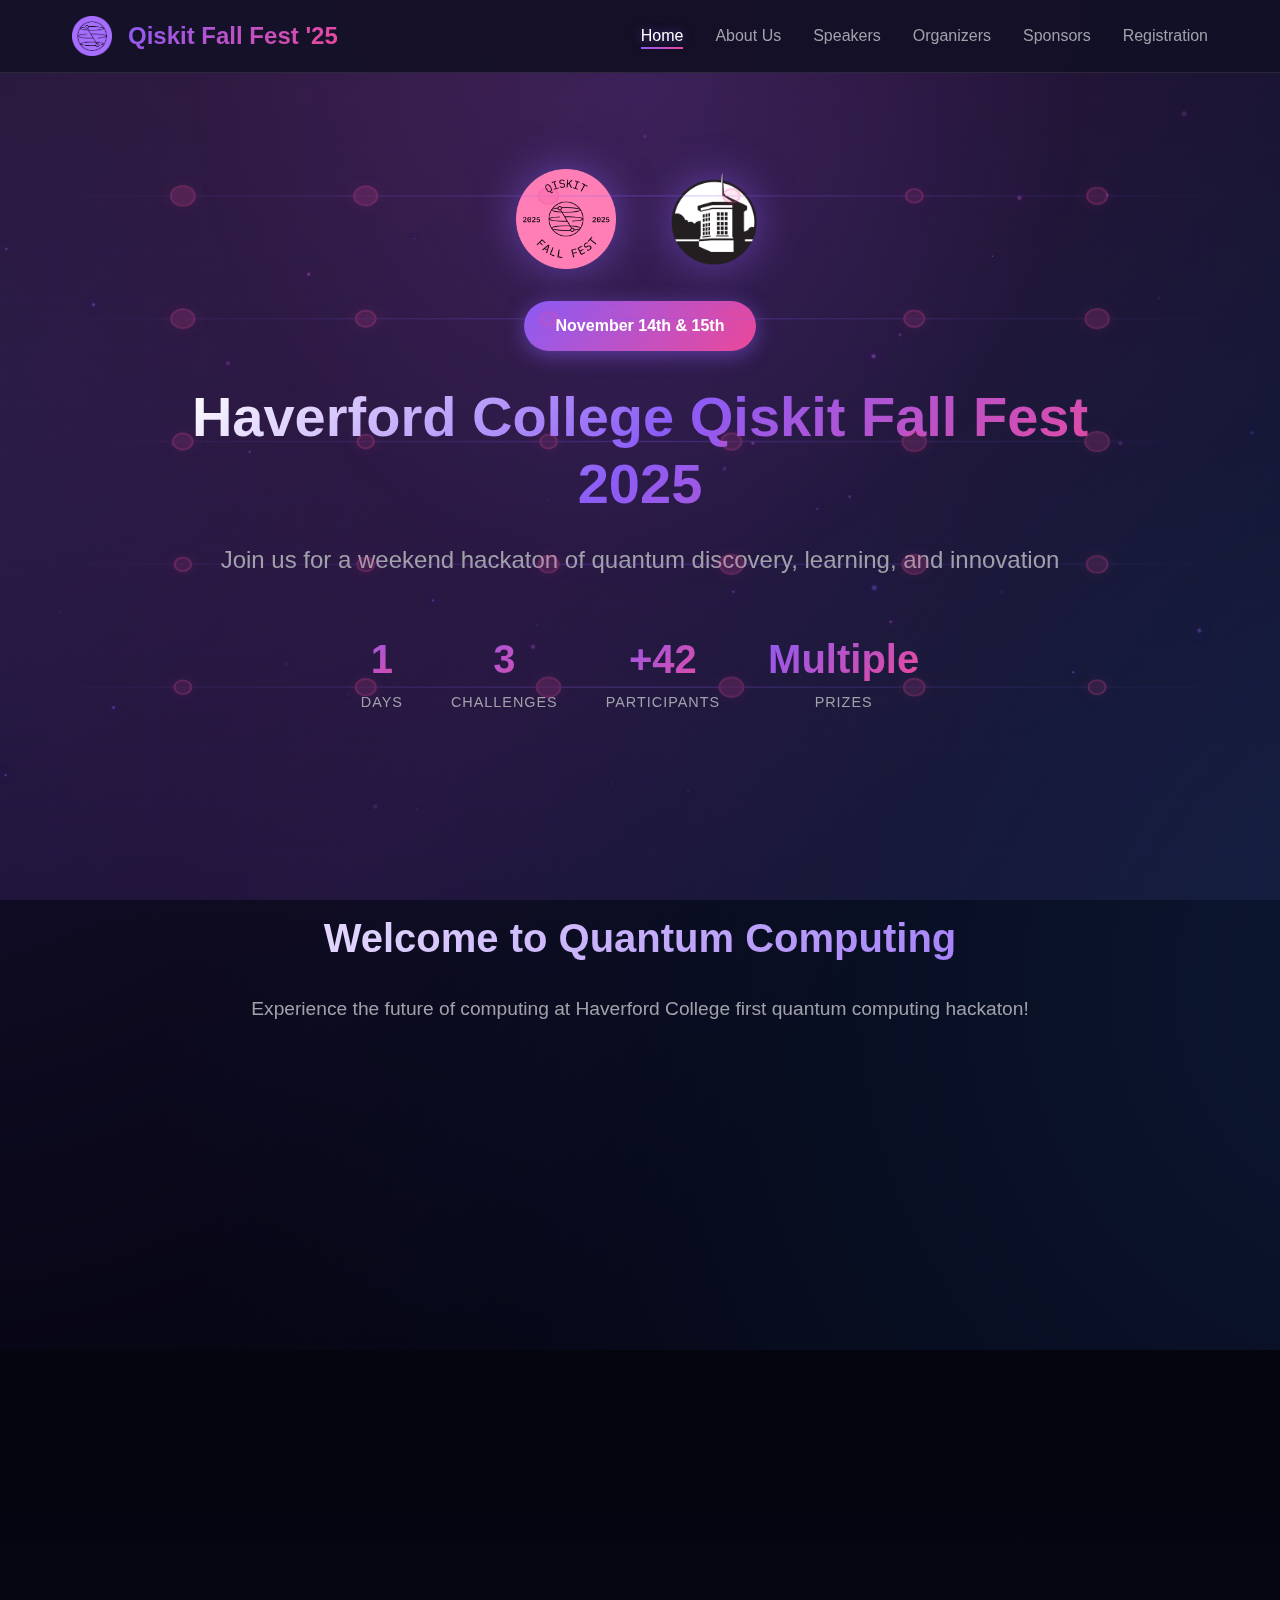
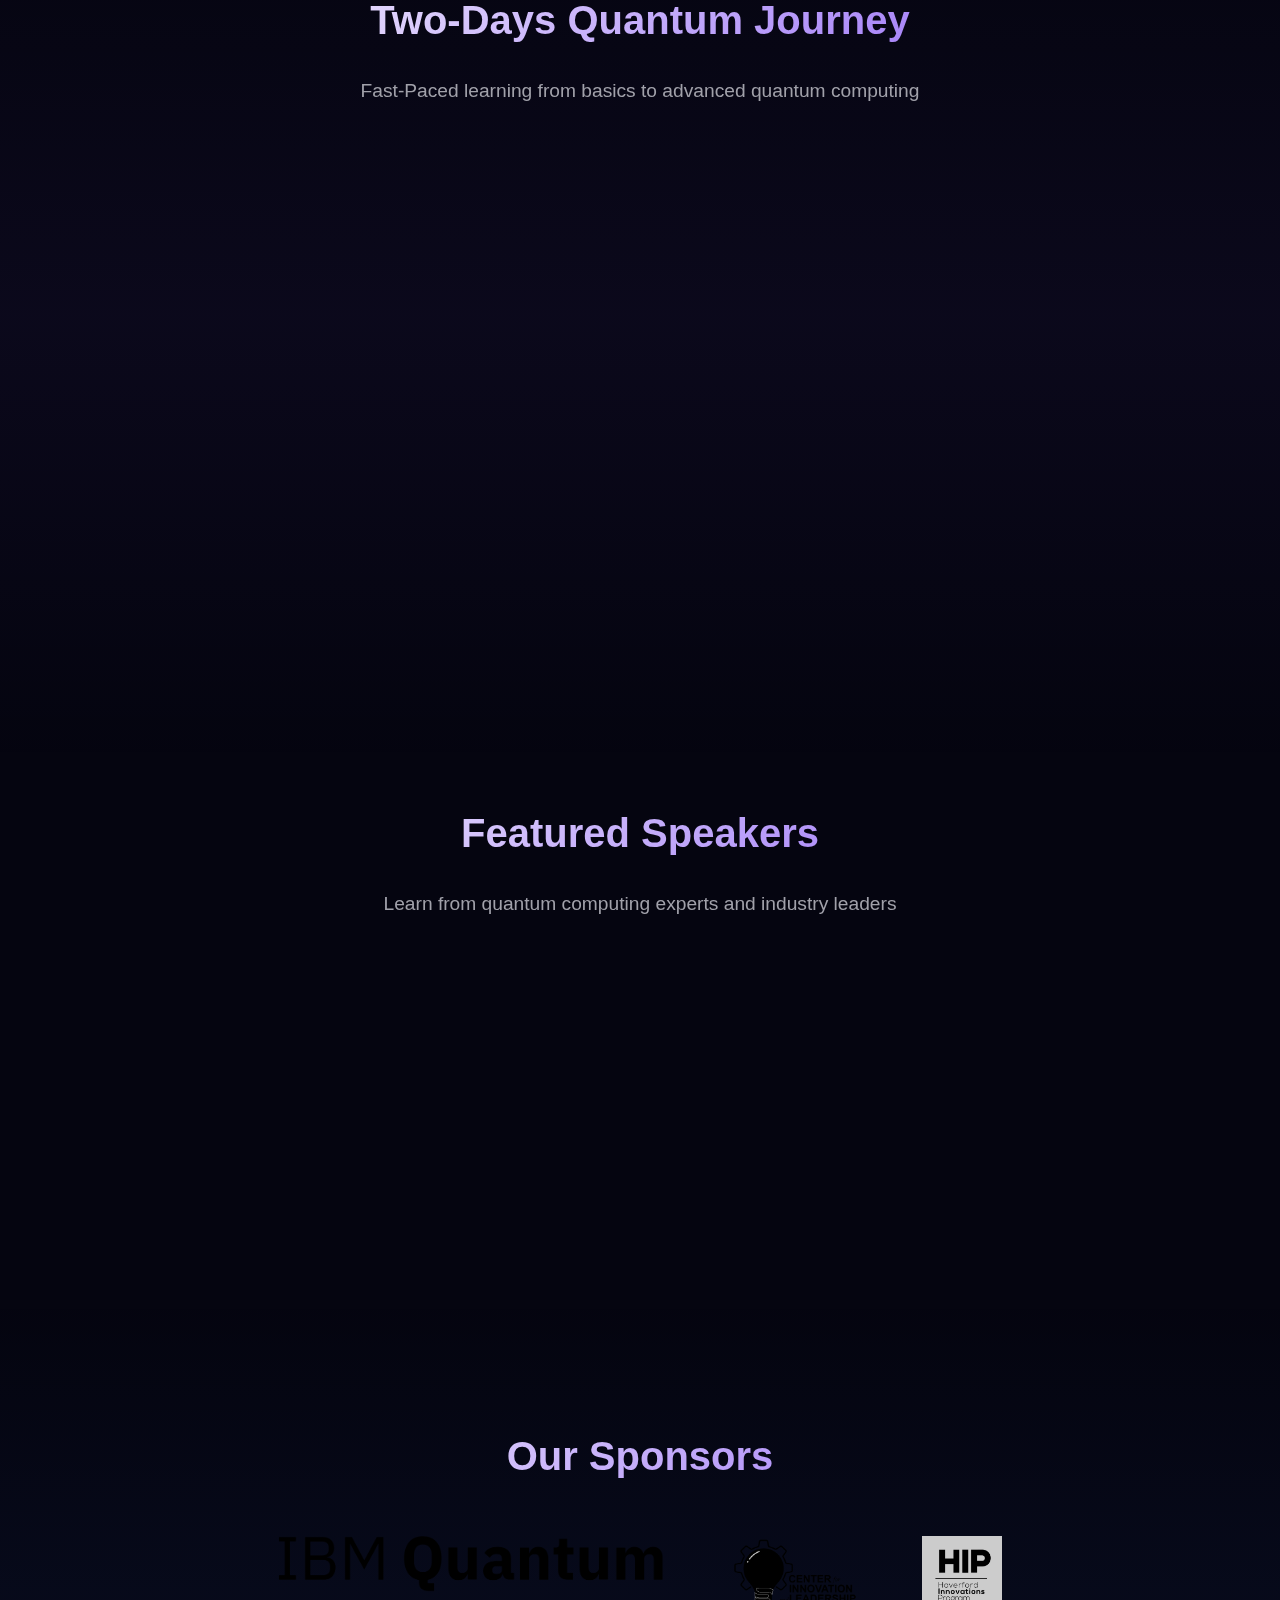
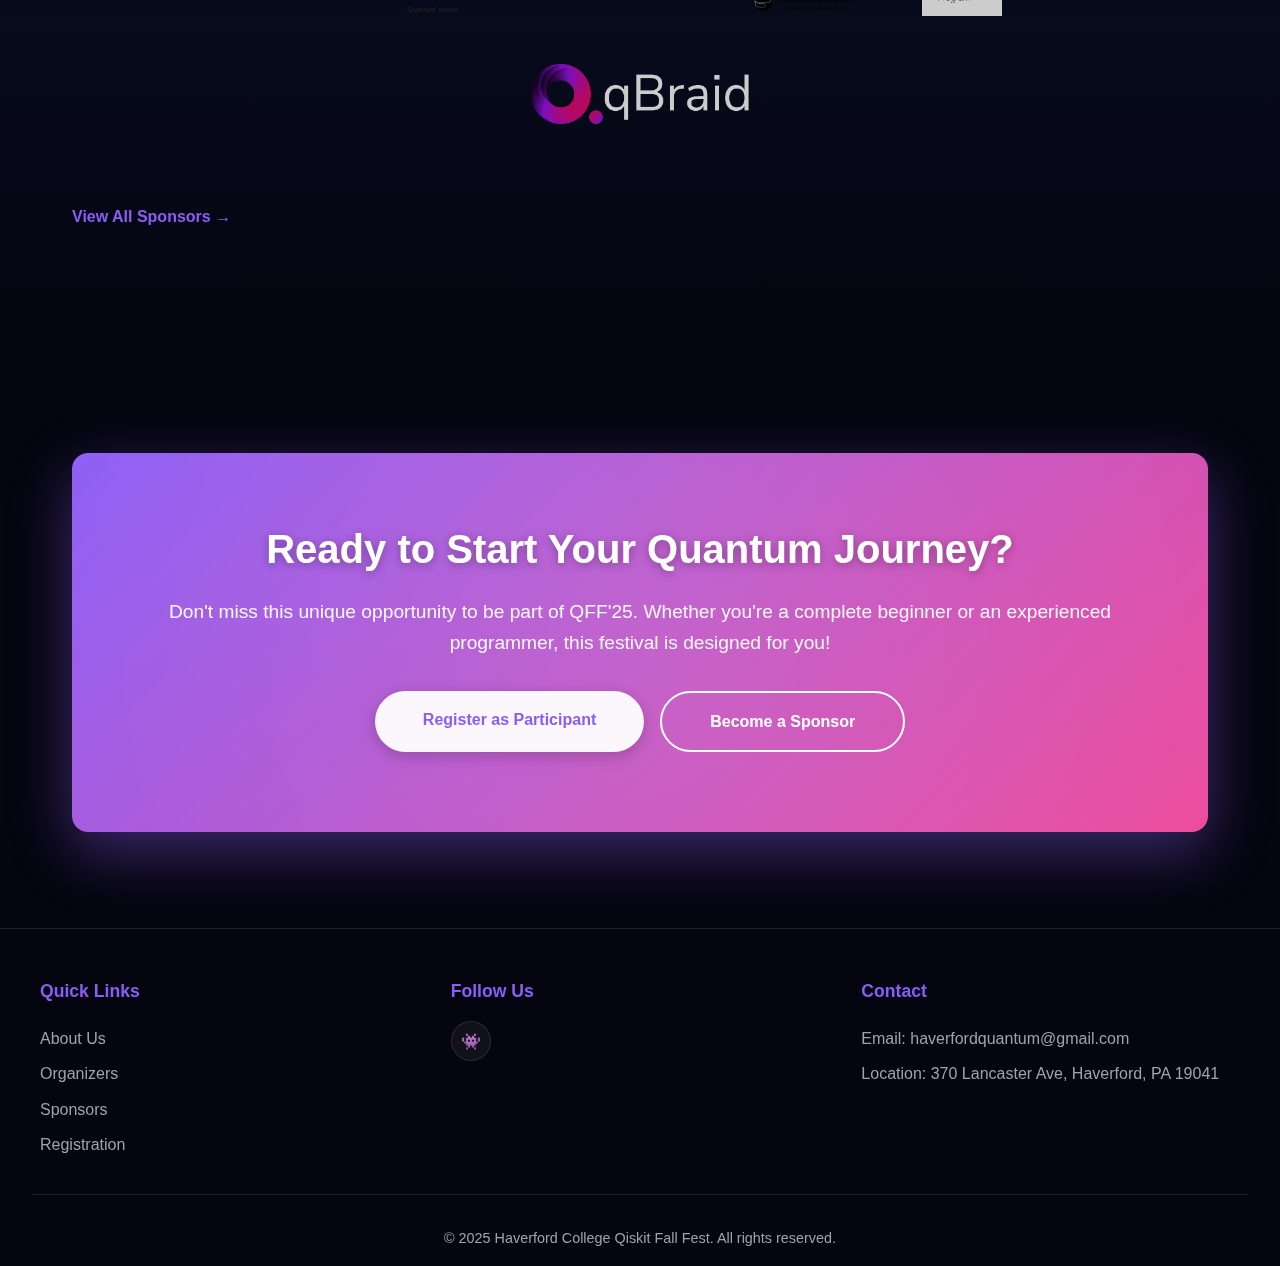
<file: index.html>
<!DOCTYPE html>
<html lang="en">
<head>
    <meta charset="UTF-8">
    <meta name="viewport" content="width=device-width, initial-scale=1.0">
    <title>QFF - Haverford College</title>
    <link rel="stylesheet" href="styles.css">
</head>
<body>
    <!-- Background Effects -->
    <div class="bg-animation"></div>
    <div class="grid-overlay"></div>

    <!-- Navigation -->
    <header>
        <nav>
            <div class="logo-section">
                <img src="Qiskit_03.png" alt="QFF Logo" class="nav-logo">
                <span class="logo-text">Qiskit Fall Fest '25</span>
            </div>
            <ul class="nav-links">
                <li><a href="index.html" class="active">Home</a></li>
                <li><a href="about.html">About Us</a></li>
                <li><a href="speakers.html">Speakers</a></li>
                <li><a href="organizers.html">Organizers</a></li>
                <li><a href="sponsors.html">Sponsors</a></li>
                <li><a href="registration.html">Registration</a></li>
            </ul>
            <div class="mobile-menu-toggle">
                <span></span>
                <span></span>
                <span></span>
            </div>
        </nav>
    </header>

    <!-- Hero Section with Logos -->
    <section class="hero">
        <div class="particles" id="particles"></div>
        <div class="hero-content">
            <!-- Logo Container -->
            <div class="hero-logos">
                <img src="Badge.png" alt="Qiskit Fall Fest" class="main-event-logo">
                <img src="havlogo.png" alt="School Hackathon" class="hackathon-logo">
            </div>
            
            <div class="date-badge"> November 14th & 15th</div>
            <h1>Haverford College Qiskit Fall Fest 2025</h1>
            <p class="subtitle">Join us for a weekend hackaton of quantum discovery, learning, and innovation</p>
            
            <!-- Quick Stats -->
            <div class="hero-stats">
                <div class="stat">
                    <span class="stat-number">2</span>
                    <span class="stat-label">Days</span>
                </div>
                <div class="stat">
                    <span class="stat-number">4 </span>
                    <span class="stat-label">Challenges</span>
                </div>
                <div class="stat">
                    <span class="stat-number">+50</span>
                    <span class="stat-label">Participants</span>
                </div>
                <div class="stat">
                    <span class="stat-number">Multiple</span>
                    <span class="stat-label">Prizes</span>
                </div>
            </div>
        </div>
    </section>

    <!-- Introduction -->
    <section class="introduction container" id="intro">
        <h2 class="section-title">Welcome to Quantum Computing</h2>
        <p class="section-subtitle">
            Experience the future of computing at Haverford College first quantum computing hackaton!
        </p>
        
        <div class="intro-grid">
            <div class="intro-card">
                <div class="card-icon">🎓</div>
                <h3>Learn & Explore</h3>
                <p>Dive into quantum computing with hands-on workshops, from basic concepts to advanced algorithms. Perfect for beginners and experienced students alike.</p>
            </div>
            <div class="intro-card">
                <div class="card-icon">🌍</div>
                <h3>Global Community</h3>
                <p>Connect with quantum enthusiasts. Join the speaker sessions and collaborate on open-source projects with the global Qiskit community.</p>
            </div>
            <div class="intro-card">
                <div class="card-icon">🚀</div>
                <h3>Innovation Hub</h3>
                <p>Transform ideas into reality. Simulate your code on real quantum hardware and compete in challenges that push the boundaries of quantum computing.</p>
            </div>
        </div>
    </section>

    <!-- Program Overview -->
    <section class="program" id="program">
        <div class="container">
            <h2 class="section-title">Two-Days Quantum Journey</h2>
            <p class="section-subtitle">Fast-Paced learning from basics to advanced quantum computing</p>
            
            <div class="week-cards">
                <div class="week-card">
                    <span class="week-number">Day 1</span>
                    <h3>Foundations 🏗️</h3>
                    <ul class="week-topics">
                        <li>Quantum Mechanic in a Nutshell</li>
                        <li>Qiskit Basics & Installation</li>
                        <li>Quantum Gates & Circuits</li>
                        <li>First Quantum Programs</li>
                    </ul>
                    <a href="registration.html" class="week-cta">Register Now →</a>
                </div>
                
                <div class="week-card">
                    <span class="week-number">Day 2</span>
                    <h3>Coding Starts 🔬</h3>
                    <ul class="week-topics">
                        <li>Beginners's Challenge</li>
                    <li>QAOA, VQE, Shor's, Grover's & Hybrid Algorithms</li>
                        <li>Quantum Machine Learning</li>
                        <li>Guest Speaker Talks</li>
                        <li>Intermediate & Advanced Notebooks</li>
                    </ul>
                    <a href="registration.html" class="week-cta">Register Now →</a>
                </div>
                
                <div class="week-card">
                    <span class="week-number">Day 2 - Presentation - </span>
                    <h3>End of Hackathon 🏆</h3>
                    <ul class="week-topics">
                        <li>Presentation Sessions</li>
                        <li>Prize Ceremony</li>
                    </ul>
                    <a href="registration.html" class="week-cta">Register Now →</a>
                </div>
            </div>
        </div>
    </section>

    <!-- Featured Speakers -->
    <section class="container">
        <h2 class="section-title">Featured Speakers</h2>
        <p class="section-subtitle">Learn from quantum computing experts and industry leaders</p>
        
        <div class="speakers-grid">
            <div class="speaker-card">
                <img src="Timeline_01.png" alt="Speaker 1" class="speaker-img">
                <h4>To be Announced</h4>
                <p class="speaker-title">To be Announced</p>
                <p class="speaker-topic">To be Announced</p>
            </div>
            <div class="speaker-card">
                <img src="Timeline_02.png" alt="Speaker 2" class="speaker-img">
                <h4>To be Announced</h4>
                <p class="speaker-title">To be Announced</p>
                <p class="speaker-topic">To be Announced</p>
            </div>
            <div class="speaker-card">
                <img src="Timeline_04.png" alt="Speaker 3" class="speaker-img">
                <h4>To be Announced</h4>
                <p class="speaker-title">To be Announced</p>
                <p class="speaker-topic">To be Announced</p>
            </div>
        </div>
    </section>

    <!-- Sponsors Section Preview -->
    <section class="sponsors-preview">
        <div class="container">
            <h2 class="section-title">Our Sponsors</h2>
            
            
            <div class="sponsor-logos">
                <div class="sponsor-tier platinum">
                    <div class="sponsor-row">
                        <img src="logo.png" alt="IBM Quantum" class="sponsor-logo">
                        <img src="CIL Full Logo_black.png" alt="" class="sponsor-logo">
                        <img src="Haverford Innovations Program Logo.png" alt="HIP" class="sponsor-logo">
                    </div>
                </div>
                <div class="sponsor-tier gold">
                    <div class="sponsor-row">
                        <img src="qbraid logo.png" alt="qBraid" class="sponsor-logo">
                    </div>
                </div>
            </div>
            <a href="sponsors.html" class="view-all-sponsors">View All Sponsors →</a>
        </div>
    </section>

    <!-- Call to Action -->
    <section class="container">
        <div class="cta" id="register">
            <div class="cta-content">
                <h2>Ready to Start Your Quantum Journey?</h2>
                <p>Don't miss this unique opportunity to be part of QFF'25. Whether you're a complete beginner or an experienced programmer, this festival is designed for you!</p>
                <div class="cta-buttons">
                    <a href="registration.html" class="cta-button primary">Register as Participant</a>
                    <a href="sponsors.html" class="cta-button secondary">Become a Sponsor</a>
                </div>
            </div>
        </div>
    </section>

    <!-- Footer -->
    <footer>
        <div class="footer-content">
            <div class="footer-section">
                <h4>Quick Links</h4>
                <ul>
                    <li><a href="about.html">About Us</a></li>
                    <li><a href="organizers.html">Organizers</a></li>
                    <li><a href="sponsors.html">Sponsors</a></li>
                    <li><a href="registration.html">Registration</a></li>
                </ul>
            </div>
            <div class="footer-section">
                <h4>Follow Us</h4>
                <div class="social-links">
                    <a href="https://discord.gg/qPmNF3ae" aria-label="Discord">👾</a>
                </div>
            </div>
            <div class="footer-section">
                <h4>Contact</h4>
                <ul>
                    <li>Email: haverfordquantum@gmail.com</li>
                    <li>Location: 370 Lancaster Ave, Haverford, PA 19041</li>
                </ul>
            </div>
            
        </div>
        <div class="footer-bottom">
            <p>© 2025 Haverford College Qiskit Fall Fest. All rights reserved.</p>
        </div>
    </footer>

    <script src="script.js"></script>
</body>
</html>
</file>
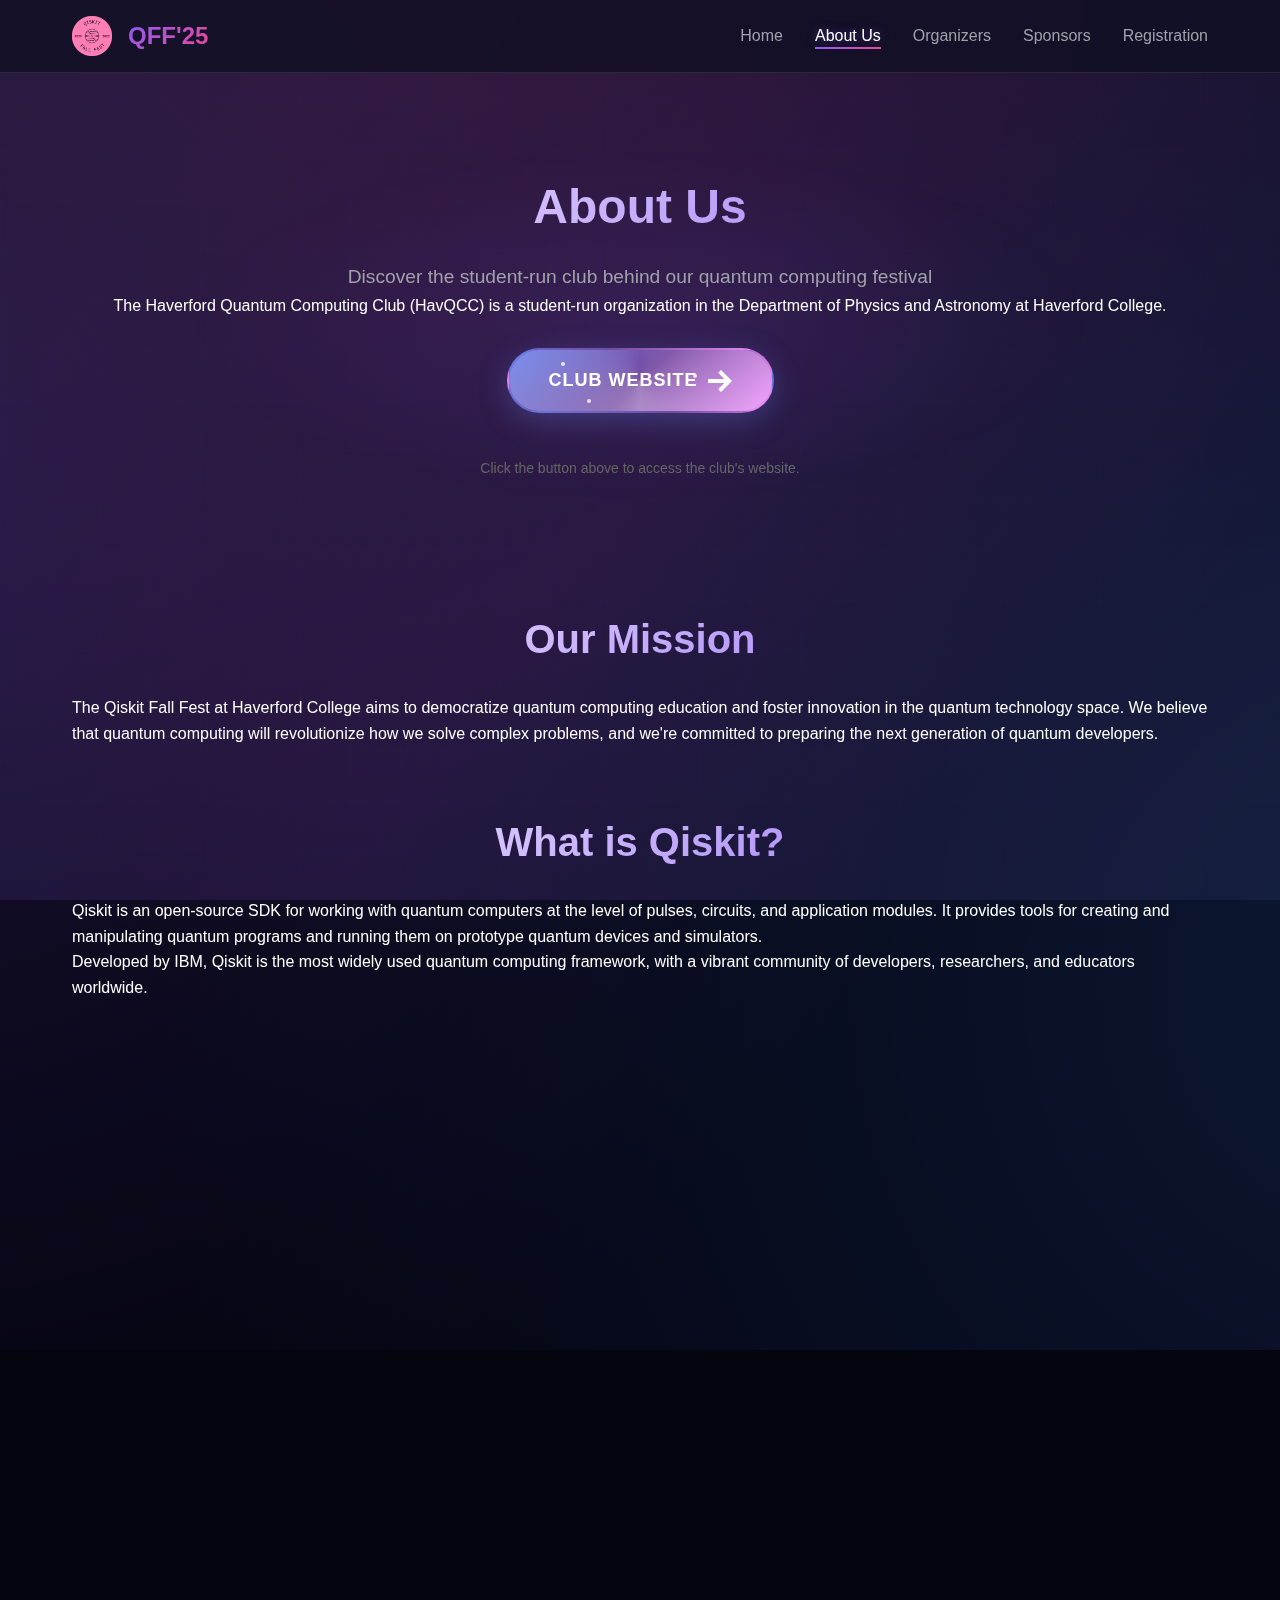
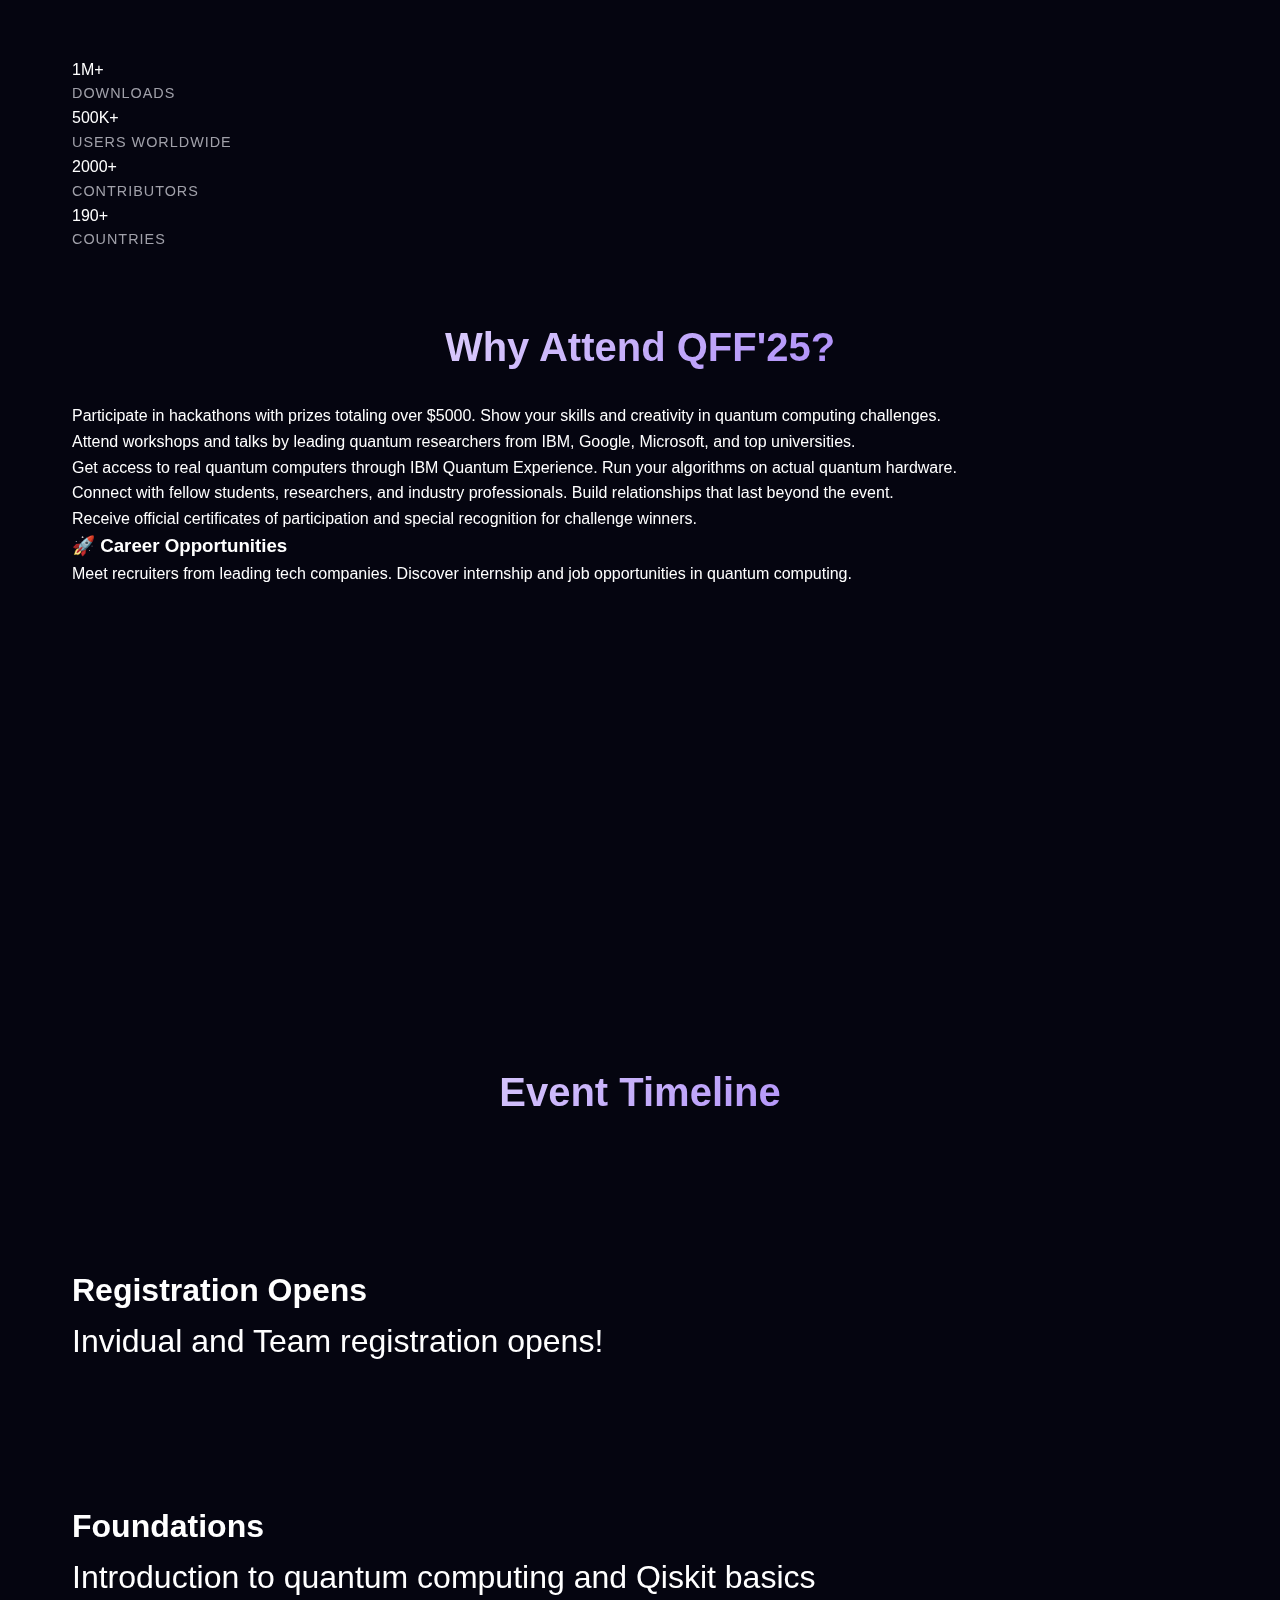
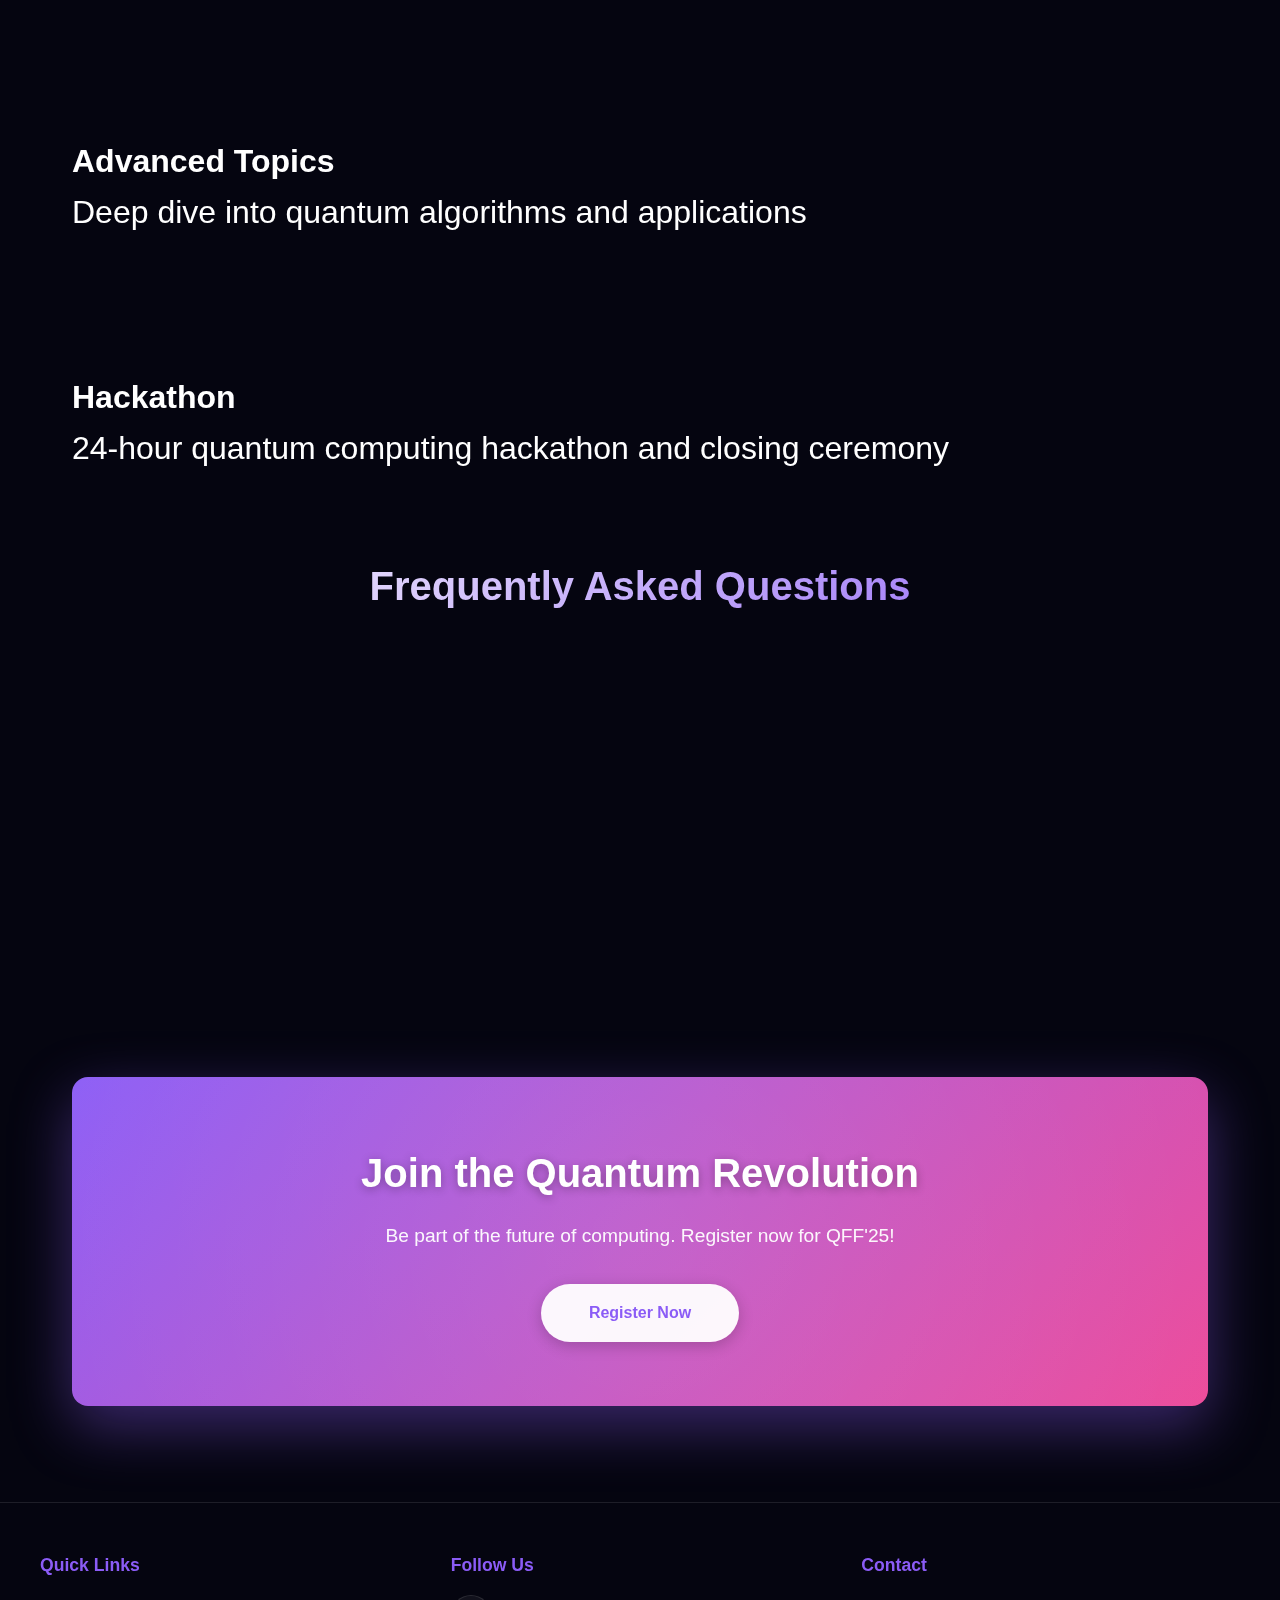
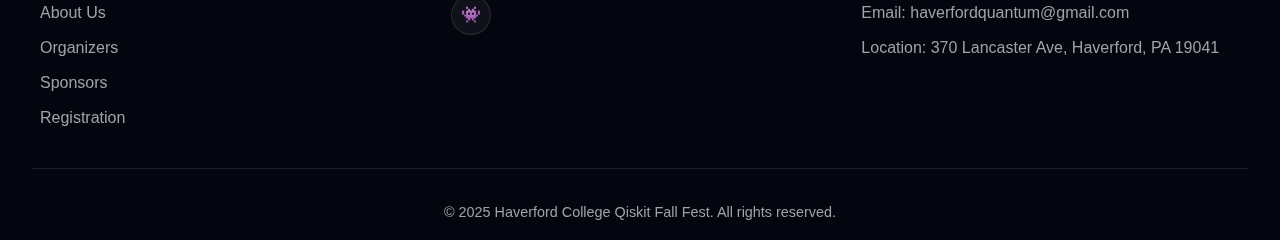
<file: about.html>
<!DOCTYPE html>
<html lang="en">
<head>
    <meta charset="UTF-8">
    <meta name="viewport" content="width=device-width, initial-scale=1.0">
    <title>About Us - Qiskit Fall Fest 2025</title>
    <link rel="stylesheet" href="styles.css">
</head>
<body>
    <!-- Background Effects -->
    <div class="bg-animation"></div>
    <div class="grid-overlay"></div>

    <!-- Navigation -->
    <header>
        <nav>
            <div class="logo-section">
                <img src="Badge.png" alt="QFF Logo" class="nav-logo">
                <span class="logo-text">QFF'25</span>
            </div>
            <ul class="nav-links">
                <li><a href="index.html">Home</a></li>
                <li><a href="about.html" class="active">About Us</a></li>
                <li><a href="organizers.html">Organizers</a></li>
                <li><a href="sponsors.html">Sponsors</a></li>
                <li><a href="registration.html">Registration</a></li>
            </ul>
            <div class="mobile-menu-toggle">
                <span></span>
                <span></span>
                <span></span>
            </div>
        </nav>
    </header>

    <!-- Page Hero -->
    <section class="page-hero">
        <div class="container">
            <h1 class="page-title">About Us</h1>
            <p class="page-subtitle">Discover the student-run club behind our quantum computing festival</p>
            <p class="lead-text"> The Haverford Quantum Computing Club (HavQCC) is a student-run organization in the Department of Physics and Astronomy at Haverford College. </p>
            <div class="button-container">
    <a href="#" 
       target="_blank" 
       class="register-btn"
       id="registerBtn">
        <span class="btn-text">Club Website</span>
        <div class="btn-effects">
            <div class="btn-glow"></div>
            <div class="btn-particles">
                <span></span>
                <span></span>
                <span></span>
                <span></span>
            </div>
        </div>
        <svg class="btn-arrow" viewBox="0 0 24 24">
            <path d="M13.025 1l-2.847 2.828 6.176 6.176h-16.354v3.992h16.354l-6.176 6.176 2.847 2.828 10.975-11z"/>
        </svg>
    </a>
    
    <p class="form-note">
        Click the button above to access the club's website.
    </p>
</div>  
    </section>

    <!-- Mission Section -->
    <section class="about-mission container">
        <div class="content-block">
            <h2 class="section-title">Our Mission</h2>
            <p class="lead-text">
                The Qiskit Fall Fest at Haverford College aims to democratize quantum computing education and foster innovation in the quantum technology space. We believe that quantum computing will revolutionize how we solve complex problems, and we're committed to preparing the next generation of quantum developers.
            </p>
            <div class="mission-grid">
            </div>
        </div>
    </section>

    <!-- What is Qiskit Section -->
    <section class="about-qiskit">
        <div class="container">
            <div class="content-split">
                <div class="content-left">
                    <h2 class="section-title">What is Qiskit?</h2>
                    <p>
                        Qiskit is an open-source SDK for working with quantum computers at the level of pulses, circuits, and application modules. It provides tools for creating and manipulating quantum programs and running them on prototype quantum devices and simulators.
                    </p>
                    <p>
                        Developed by IBM, Qiskit is the most widely used quantum computing framework, with a vibrant community of developers, researchers, and educators worldwide.
                    </p>
                    <ul class="feature-list">

                         
            <div class="intro-card">
                <div class="card-icon"></div>
                <h3>Open-source and free to use</h3>
            </div>
            <div class="intro-card">
                <div class="card-icon"></div>
                <h3>Comprehensive documentation and tutorials</h3>
            </div>
            <div class="intro-card">
                <div class="card-icon"></div>
                <h3>Access to real quantum hardware</h3>
            </div>
             <div class="intro-card">
                <div class="card-icon"></div>
                <h3>Active community support</h3>
            </div>
             <div class="intro-card">
                <div class="card-icon"></div>
                <h3>Regular updates and improvements</h3>
            </div>
        </div>
                    </ul>
                </div>
                <div class="content-right">
                    <div class="qiskit-stats">
                        <div class="stat-card">
                            <span class="stat-value">1M+</span>
                            <span class="stat-label">Downloads</span>
                        </div>
                        <div class="stat-card">
                            <span class="stat-value">500K+</span>
                            <span class="stat-label">Users Worldwide</span>
                        </div>
                        <div class="stat-card">
                            <span class="stat-value">2000+</span>
                            <span class="stat-label">Contributors</span>
                        </div>
                        <div class="stat-card">
                            <span class="stat-value">190+</span>
                            <span class="stat-label">Countries</span>
                        </div>
                    </div>
                </div>
            </div>
        </div>
    </section>

    <!-- Why Attend Section -->
    <section class="why-attend container">
        <h2 class="section-title">Why Attend QFF'25?</h2>
        <div class="benefits-grid">
            <div class="benefit-card">
                <h3></h3>
                <p>Participate in hackathons with prizes totaling over $5000. Show your skills and creativity in quantum computing challenges.</p>
            </div>
            <div class="benefit-card">
                <h3></h3>
                <p>Attend workshops and talks by leading quantum researchers from IBM, Google, Microsoft, and top universities.</p>
            </div>
            <div class="benefit-card">
                <h3></h3>
                <p>Get access to real quantum computers through IBM Quantum Experience. Run your algorithms on actual quantum hardware.</p>
            </div>
            <div class="benefit-card">
                <h3></h3>
                <p>Connect with fellow students, researchers, and industry professionals. Build relationships that last beyond the event.</p>
            </div>
            <div class="benefit-card">
                <h3></h3>
                <p>Receive official certificates of participation and special recognition for challenge winners.</p>
            </div>
            <div class="benefit-card">
                <h3>🚀 Career Opportunities</h3>
                <p>Meet recruiters from leading tech companies. Discover internship and job opportunities in quantum computing.</p>
            </div>
        </div>
            <div class="intro-grid">
        <div class="intro-card">
                <div class="card-icon"></div>
                <h3>🏆 Compete & Win</h3>
            </div>
            <div class="intro-card">
                <div class="card-icon"></div>
                <h3>📚 Learn together</h3>
            </div>
            <div class="intro-card">
                <div class="card-icon"></div>
                <h3>🔬 Hands-on Experience with Real Quantum Hardware</h3>
            </div>
             <div class="intro-card">
                <div class="card-icon"></div>
                <h3>🤝 Network with industry leaders and researches</h3>
            </div>

        </div>
    </section>

    <!-- Timeline Section -->
    <section class="timeline-section">
        <div class="container">
            <h2 class="section-title">Event Timeline</h2>
            <div class="timeline">
                <div class="card-icon">
                    <div class="intro-card">October 1, 2025</div>
                    <div class="timeline-content">
                        <h4>Registration Opens</h4>
                        <p>Invidual and Team registration opens!</p>
                    </div>
                </div>
                <div class="card-icon">
                    <div class="intro-card">October 7, 2025</div>
                    <div class="timeline-content">
                        <h4>Foundations</h4>
                        <p>Introduction to quantum computing and Qiskit basics</p>
                    </div>
                </div>
                <div class="card-icon">
                    <div class="intro-card">Oct 21, 2025</div>
                    <div class="timeline-content">
                        <h4>Advanced Topics</h4>
                        <p>Deep dive into quantum algorithms and applications</p>
                    </div>
                </div>
                <div class="card-icon">
                    <div class="intro-card">November 14 & 15, 2025</div>
                    <div class="timeline-content">
                        <h4>Hackathon</h4>
                        <p>24-hour quantum computing hackathon and closing ceremony</p>
                    </div>
                </div>
            </div>
        </div>
    </section>

    <!-- FAQ Section -->
    <section class="faq-section container">
        <h2 class="section-title">Frequently Asked Questions</h2>
        <div class="faq-grid">
            <div class="faq-item">
                <h4>Who can participate?</h4>
                <p>The event is open to all students, researchers, and professionals interested in quantum computing, regardless of their background or experience level.</p>
            </div>
            <div class="faq-item">
                <h4>Do I need prior quantum computing knowledge?</h4>
                <p>No! QFF is designed for complete beginners. We'll teach you everything from the basics.</p>
            </div>
            <div class="faq-item">
                <h4>Is it free to attend?</h4>
                <p>Yes, all workshops and talks are free. 
            </div>
            <div class="faq-item">
                <h4>Can I attend virtually?</h4>
                <p>Yes, we offer hybrid attendance options for all sessions. Virtual participants can join via live stream.</p>
            </div>
            <div class="faq-item">
                <h4>What should I bring?</h4>
                <p>Just bring your laptop and enthusiasm! We'll provide all necessary software, resources, and learning materials.</p>
            </div>
            <div class="faq-item">
                <h4>Will I get a certificate?</h4>
                <p>Yes, all participants receive a certificate of completion by IBM Quantum, and winners get special recognition.</p>
            </div>
        </div>
    </section>

    <!-- CTA Section -->
    <section class="container">
        <div class="cta">
            <div class="cta-content">
                <h2>Join the Quantum Revolution</h2>
                <p>Be part of the future of computing. Register now for QFF'25!</p>
                <a href="registration.html" class="cta-button primary">Register Now</a>
            </div>
        </div>
    </section>

    <!-- Footer -->
    <footer>
        <div class="footer-content">
            <div class="footer-section">
                <h4>Quick Links</h4>
                <ul>
                    <li><a href="about.html">About Us</a></li>
                    <li><a href="organizers.html">Organizers</a></li>
                    <li><a href="sponsors.html">Sponsors</a></li>
                    <li><a href="registration.html">Registration</a></li>
                </ul>
            </div>
            <div class="footer-section">
                <div class="footer-section">
                <h4>Follow Us</h4>
                <div class="social-links">
                    <a href="#" aria-label="Discord">👾</a>
                </div>
            </div>

            </div>
            <div class="footer-section">
                <h4>Contact</h4>
                <ul>
                    <li>Email: haverfordquantum@gmail.com</li>
                    <li>Location: 370 Lancaster Ave, Haverford, PA 19041</li>
                </ul>
            </div>
            
        </div>
        <div class="footer-bottom">
            <p>© 2025 Haverford College Qiskit Fall Fest. All rights reserved.</p>

    <script src="script.js"></script>
</body>
</html>
</file>
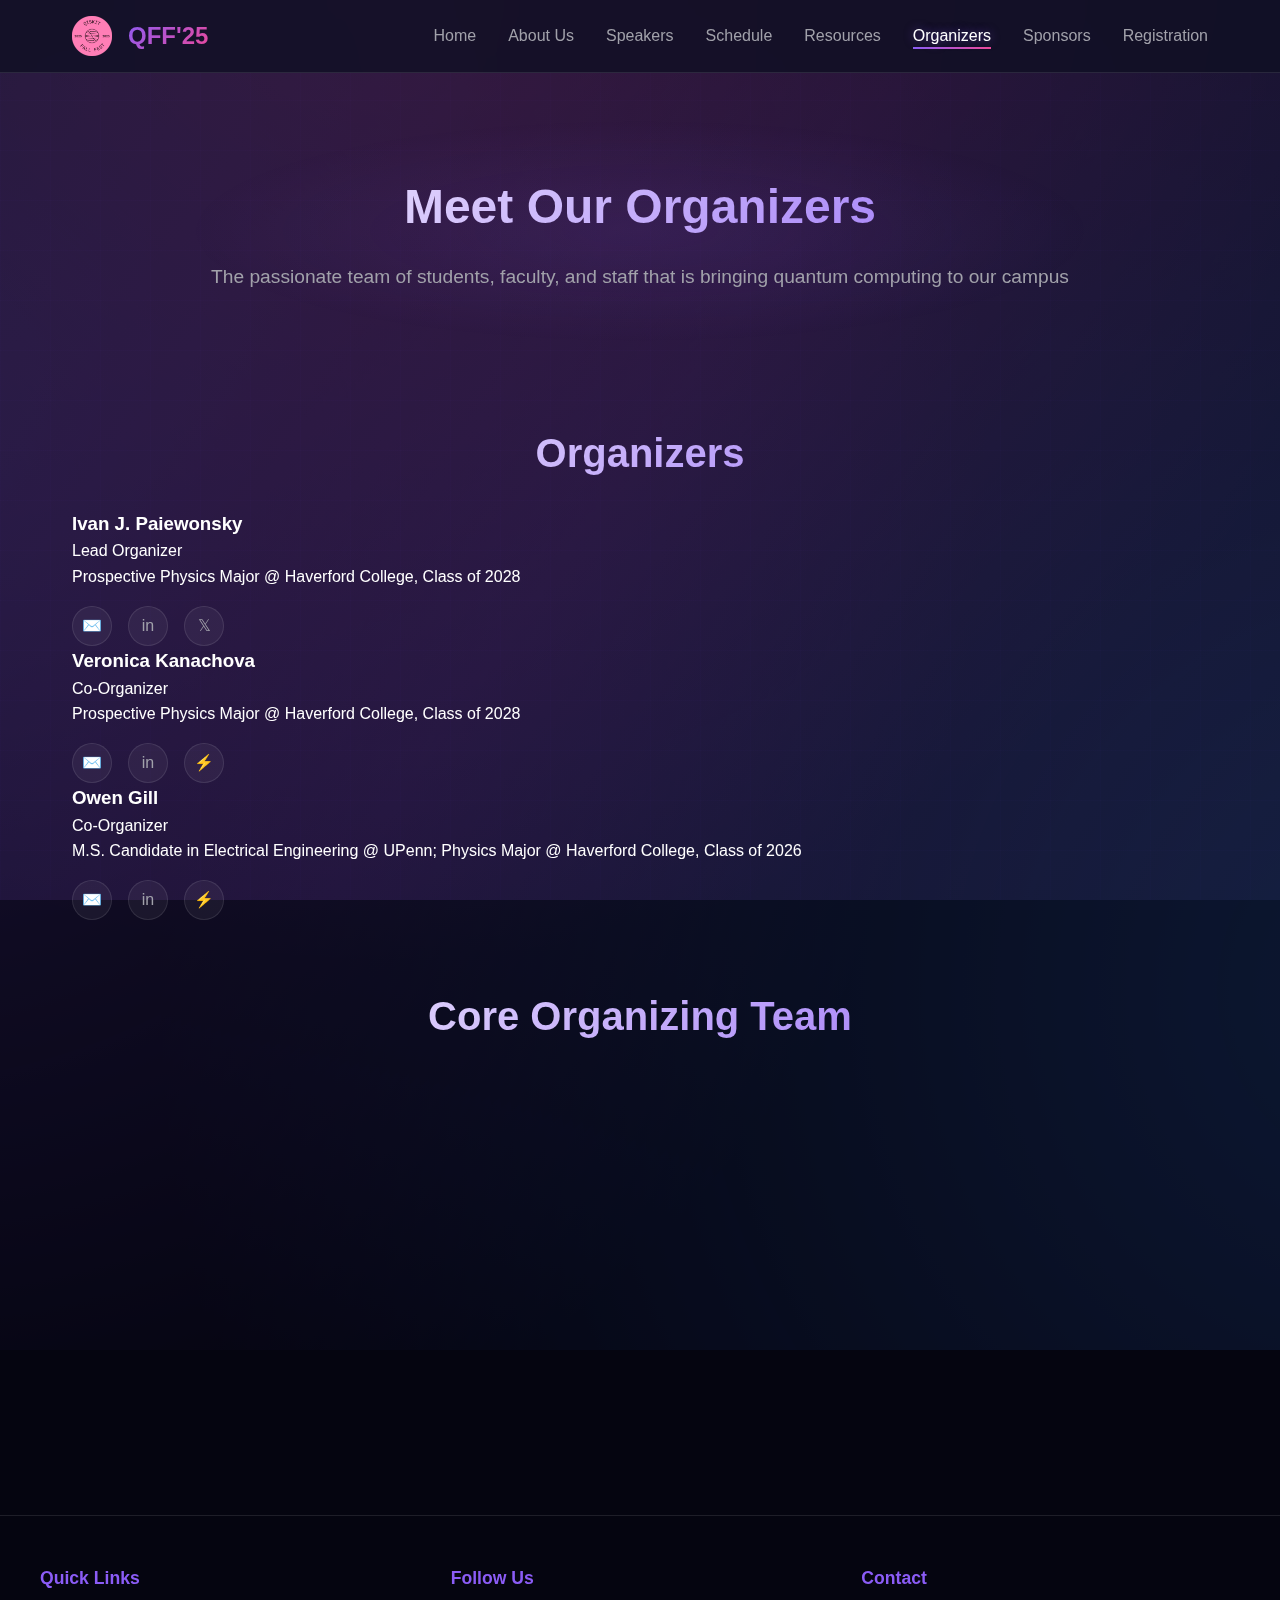
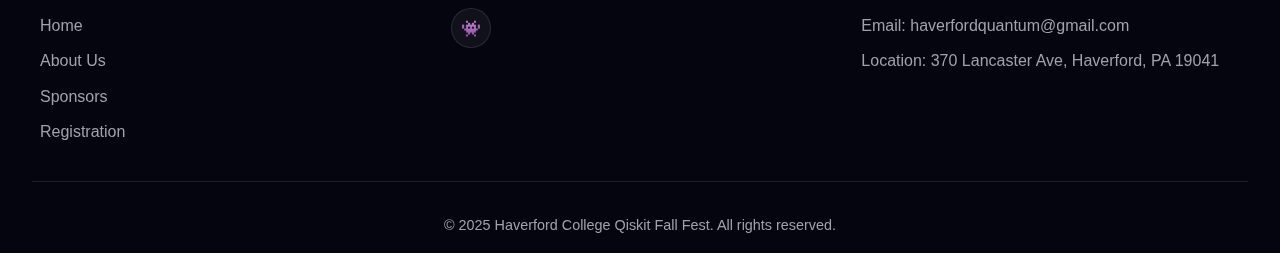
<file: organizers.html>
<!DOCTYPE html>
<html lang="en">
<head>
    <meta charset="UTF-8">
    <meta name="viewport" content="width=device-width, initial-scale=1.0">
    <title>Organizers - Qiskit Fall Fest 2025</title>
    <link rel="stylesheet" href="styles.css">
</head>
<body>
    <!-- Background Effects -->
    <div class="bg-animation"></div>
    <div class="grid-overlay"></div>

    <!-- Navigation -->
    <header>
        <nav>
            <div class="logo-section">
                <img src="Badge.png" alt="QFF Logo" class="nav-logo">
                <span class="logo-text">QFF'25</span>
            </div>
            <ul class="nav-links">
                <li><a href="index.html">Home</a></li>
                <li><a href="about.html">About Us</a></li>
                <li><a href="speakers.html">Speakers</a></li>
                <li><a href="schedule.html">Schedule</a></li>
                <li><a href="resources.html">Resources</a></li>
                <li><a href="organizers.html" class="active">Organizers</a></li>
                <li><a href="sponsors.html">Sponsors</a></li>
                <li><a href="registration.html">Registration</a></li>
            </ul>
            <div class="mobile-menu-toggle">
                <span></span>
                <span></span>
                <span></span>
            </div>
        </nav>
    </header>

    <!-- Page Hero -->
    <section class="page-hero">
        <div class="container">
            <h1 class="page-title">Meet Our Organizers</h1>
            <p class="page-subtitle">The passionate team of students, faculty, and staff that is bringing quantum computing to our campus</p>
        </div>
    </section>

    <!-- Lead Organizers -->
    <section class="organizers-section container">
        <h2 class="section-title">Organizers</h2>
        <div class="organizers-grid lead">
            <div class="organizer-card featured">
                <div class="organizer-image">
                    
                </div>
                <div class="organizer-info">
                    <h3>Ivan J. Paiewonsky</h3>
                    <p class="role">Lead Organizer</p>
                    <p class="department">Prospective Physics Major @ Haverford College, Class of 2028</p>
                    <div class="social-links">
                        <a href="#" aria-label="Email">✉️</a>
                        <a href="#" aria-label="LinkedIn">in</a>
                        <a href="#" aria-label="Twitter">𝕏</a>
                    </div>
                </div>
            </div>
            <div class="organizer-card featured">
                <div class="organizer-image">
                    
                </div>
                <div class="organizer-info">
                    <h3>Veronica Kanachova</h3>
                    <p class="role">Co-Organizer</p>
                    <p class="department">Prospective Physics Major @ Haverford College, Class of 2028</p>
                    <p class="bio"></p>
                    <div class="social-links">
                        <a href="#" aria-label="Email">✉️</a>
                        <a href="#" aria-label="LinkedIn">in</a>
                        <a href="#" aria-label="GitHub">⚡</a>
                    </div>
                </div>
            </div>
            <div class="organizer-card featured">
                <div class="organizer-image">

                </div>
                <div class="organizer-info">
                    <h3>Owen Gill</h3>
                    <p class="role">Co-Organizer</p>
                    <p class="department">M.S. Candidate in Electrical Engineering @ UPenn; Physics Major @ Haverford College, Class of 2026</p>
                    <p class="bio"></p>
                    <div class="social-links">
                        <a href="#" aria-label="Email">✉️</a>
                        <a href="#" aria-label="LinkedIn">in</a>
                        <a href="#" aria-label="GitHub">⚡</a>
                    </div>
                </div>
            </div>
        </div>
    </section>

    <!-- Core Team -->
    <section class="organizers-section container">
        <h2 class="section-title">Core Organizing Team</h2>
        <div class="organizers-grid">
            <div class="organizer-card">
                <div class="organizer-image">
                    
                </div>
                <div class="organizer-info">
                    <h3>Dr. Steve Ndengue</h3>
                    <p class="role">Principal Advisor</p>
                    <p class="department">Assistant Professor of Physics and Astronomy, Haverford College</p>
                    <div class="social-links">
                        <a href="#" aria-label="Email">✉️</a>
                    </div>
                </div>
            </div>
            <div class="organizer-card">
                <div class="organizer-image">
                    
                </div>
                <div class="organizer-info">
                    <h3>Shayna Nickel</h3>
                    <p class="role">Organizer</p>
                    <p class="department">Director of Haverford Innovations Program, Haverford College</p>
                    <div class="social-links">
                        <a href="#" aria-label="Email">✉️</a>
                    </div>
                </div>
            </div>
            <div class="organizer-card">
                <div class="organizer-image">

                </div>
                <div class="organizer-info">
                    <h3>Dakota L. Gibbs</h3>
                    <p class="role">Organizer</p>
                    <p class="department">Assistant Director, Center for Innovation and Leadership, Swarthmore College</p>
                    <div class="social-links">
                        <a href="#" aria-label="Email">✉️</a>
                    </div>
                </div>
            </div>
        </div>
    </section>

    <!-- Footer -->
    <footer>
        <div class="footer-content">
            <div class="footer-section">
                <h4>Quick Links</h4>
                <ul>
                    <li><a href="index.html">Home</a></li>
                    <li><a href="about.html">About Us</a></li>
                    <li><a href="sponsors.html">Sponsors</a></li>
                    <li><a href="registration.html">Registration</a></li>
                </ul>
            </div>
            <div class="footer-section">
                <h4>Follow Us</h4>
                <div class="social-links">
                    <a href="https://discord.gg/qPmNF3ae" aria-label="Discord">👾</a>
                </div>
            </div>
            <div class="footer-section">
                <h4>Contact</h4>
                <ul>
                    <li>Email: haverfordquantum@gmail.com</li>
                    <li>Location: 370 Lancaster Ave, Haverford, PA 19041</li>
                </ul>
            </div>
        </div>
        <div class="footer-bottom">
            <p>© 2025 Haverford College Qiskit Fall Fest. All rights reserved.</p>
        </div>
    </footer>

    <script src="script.js"></script>
    <script src="announcements.js"></script>
</body>
</html>
</file>
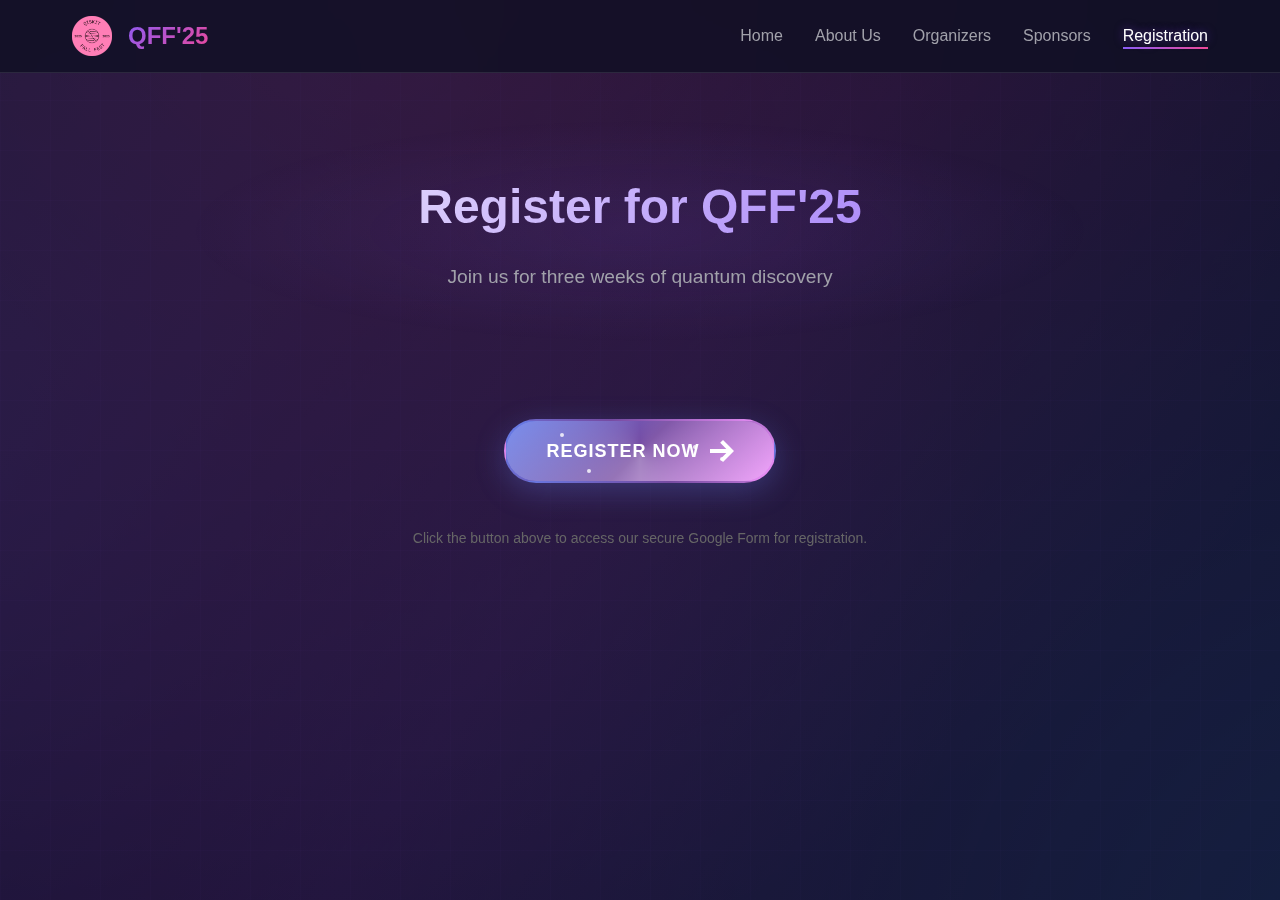
<file: registration.html>
<!DOCTYPE html>
<html lang="en">
<head>
    <meta charset="UTF-8">
    <meta name="viewport" content="width=device-width, initial-scale=1.0">
    <title>Registration - Qiskit Fall Fest 2025</title>
    <link rel="stylesheet" href="styles.css">
</head>
<body>
    <!-- Background Effects -->
    <div class="bg-animation"></div>
    <div class="grid-overlay"></div>

    <!-- Navigation -->
    <header>
        <nav>
            <div class="logo-section">
                <img src="Badge.png" alt="QFF Logo" class="nav-logo">
                <span class="logo-text">QFF'25</span>
            </div>
            <ul class="nav-links">
                <li><a href="index.html">Home</a></li>
                <li><a href="about.html">About Us</a></li>
                <li><a href="organizers.html">Organizers</a></li>
                <li><a href="sponsors.html">Sponsors</a></li>
                <li><a href="registration.html" class="active">Registration</a></li>
            </ul>
            <div class="mobile-menu-toggle">
                <span></span>
                <span></span>
                <span></span>
            </div>
        </nav>
    </header>

    <!-- Page Hero -->
    <section class="page-hero">
        <div class="container">
            <h1 class="page-title">Register for QFF'25</h1>
            <p class="page-subtitle">Join us for three weeks of quantum discovery</p>
            <div class="countdown"></div>
        </div>
    </section>

  <div class="button-container">
    <a href="https://forms.gle/MwmnautdTqzqZXVm9" 
       target="_blank" 
       class="register-btn"
       id="registerBtn">
        <span class="btn-text">Register Now</span>
        <div class="btn-effects">
            <div class="btn-glow"></div>
            <div class="btn-particles">
                <span></span>
                <span></span>
                <span></span>
                <span></span>
            </div>
        </div>
        <svg class="btn-arrow" viewBox="0 0 24 24">
            <path d="M13.025 1l-2.847 2.828 6.176 6.176h-16.354v3.992h16.354l-6.176 6.176 2.847 2.828 10.975-11z"/>
        </svg>
    </a>
    
    <p class="form-note">
        Click the button above to access our secure Google Form for registration.
    </p>
</div>
</file>
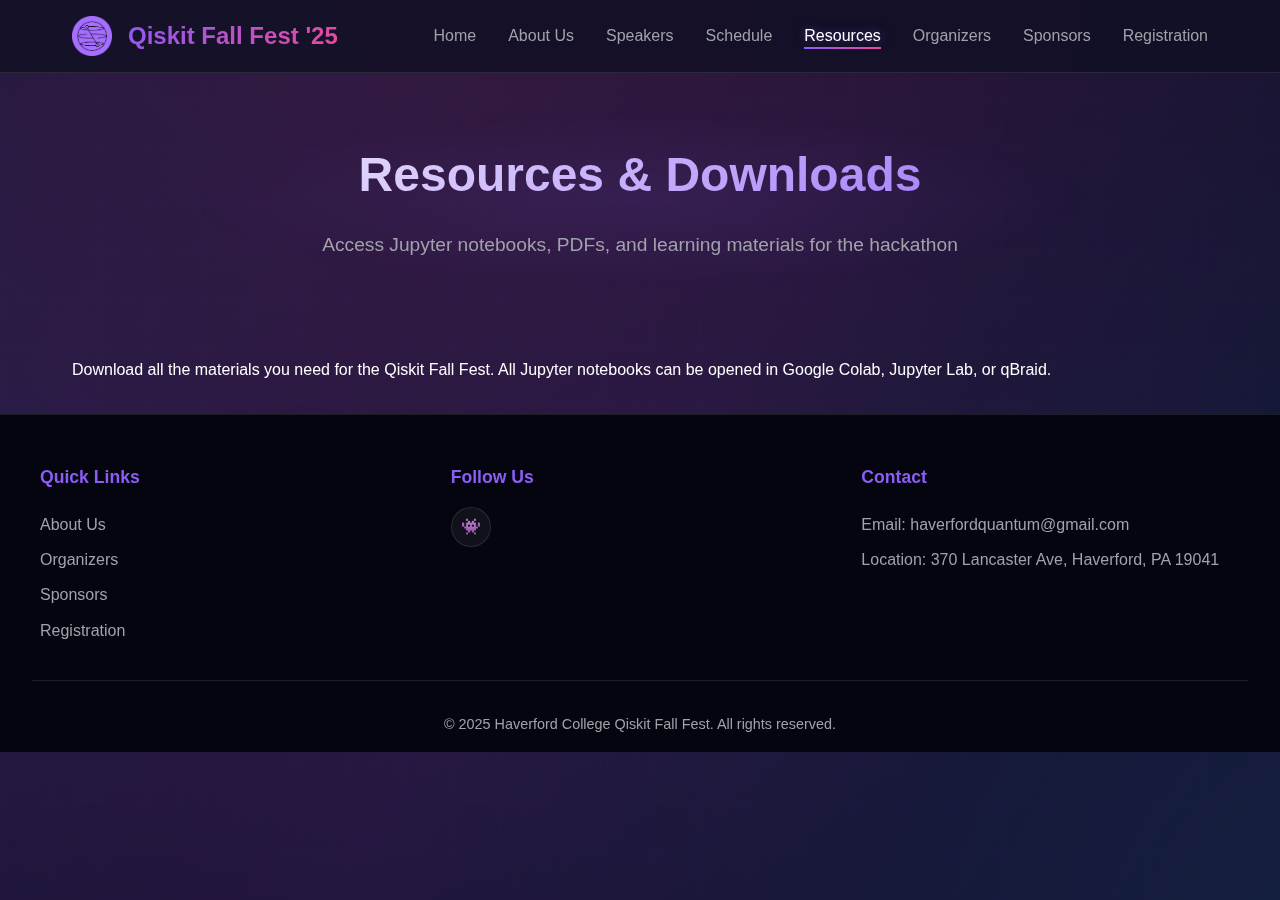
<file: resources.html>
<!DOCTYPE html>
<html lang="en">
<head>
    <meta charset="UTF-8">
    <meta name="viewport" content="width=device-width, initial-scale=1.0">
    <title>Resources - QFF Haverford College</title>
    <link rel="stylesheet" href="styles.css">
</head>
<body>
    <!-- Background Effects -->
    <div class="bg-animation"></div>
    <div class="grid-overlay"></div>

    <!-- Navigation -->
    <header>
        <nav>
            <div class="logo-section">
                <img src="Qiskit_03.png" alt="QFF Logo" class="nav-logo">
                <span class="logo-text">Qiskit Fall Fest '25</span>
            </div>
            <ul class="nav-links">
                <li><a href="index.html">Home</a></li>
                <li><a href="about.html">About Us</a></li>
                <li><a href="speakers.html">Speakers</a></li>
                <li><a href="schedule.html">Schedule</a></li>
                <li><a href="resources.html" class="active">Resources</a></li>
                <li><a href="organizers.html">Organizers</a></li>
                <li><a href="sponsors.html">Sponsors</a></li>
                <li><a href="registration.html">Registration</a></li>
            </ul>
            <div class="mobile-menu-toggle">
                <span></span>
                <span></span>
                <span></span>
            </div>
        </nav>
    </header>

    <!-- Page Hero -->
    <section class="page-hero">
        <h1 class="page-title">Resources & Downloads</h1>
        <p class="page-subtitle">Access Jupyter notebooks, PDFs, and learning materials for the hackathon</p>
    </section>

    <!-- Resources Section -->
    <section class="resources-section container">
        <div class="resources-intro">
            <p>Download all the materials you need for the Qiskit Fall Fest. All Jupyter notebooks can be opened in Google Colab, Jupyter Lab, or qBraid.</p>
        </div>
        <div id="resources-container"></div>
    </section>

    <!-- Footer -->
    <footer>
        <div class="footer-content">
            <div class="footer-section">
                <h4>Quick Links</h4>
                <ul>
                    <li><a href="about.html">About Us</a></li>
                    <li><a href="organizers.html">Organizers</a></li>
                    <li><a href="sponsors.html">Sponsors</a></li>
                    <li><a href="registration.html">Registration</a></li>
                </ul>
            </div>
            <div class="footer-section">
                <h4>Follow Us</h4>
                <div class="social-links">
                    <a href="https://discord.gg/qPmNF3ae" aria-label="Discord">👾</a>
                </div>
            </div>
            <div class="footer-section">
                <h4>Contact</h4>
                <ul>
                    <li>Email: haverfordquantum@gmail.com</li>
                    <li>Location: 370 Lancaster Ave, Haverford, PA 19041</li>
                </ul>
            </div>
        </div>
        <div class="footer-bottom">
            <p>© 2025 Haverford College Qiskit Fall Fest. All rights reserved.</p>
        </div>
    </footer>

    <script src="script.js"></script>
    <script src="resources.js"></script>
</body>
</html>
</file>
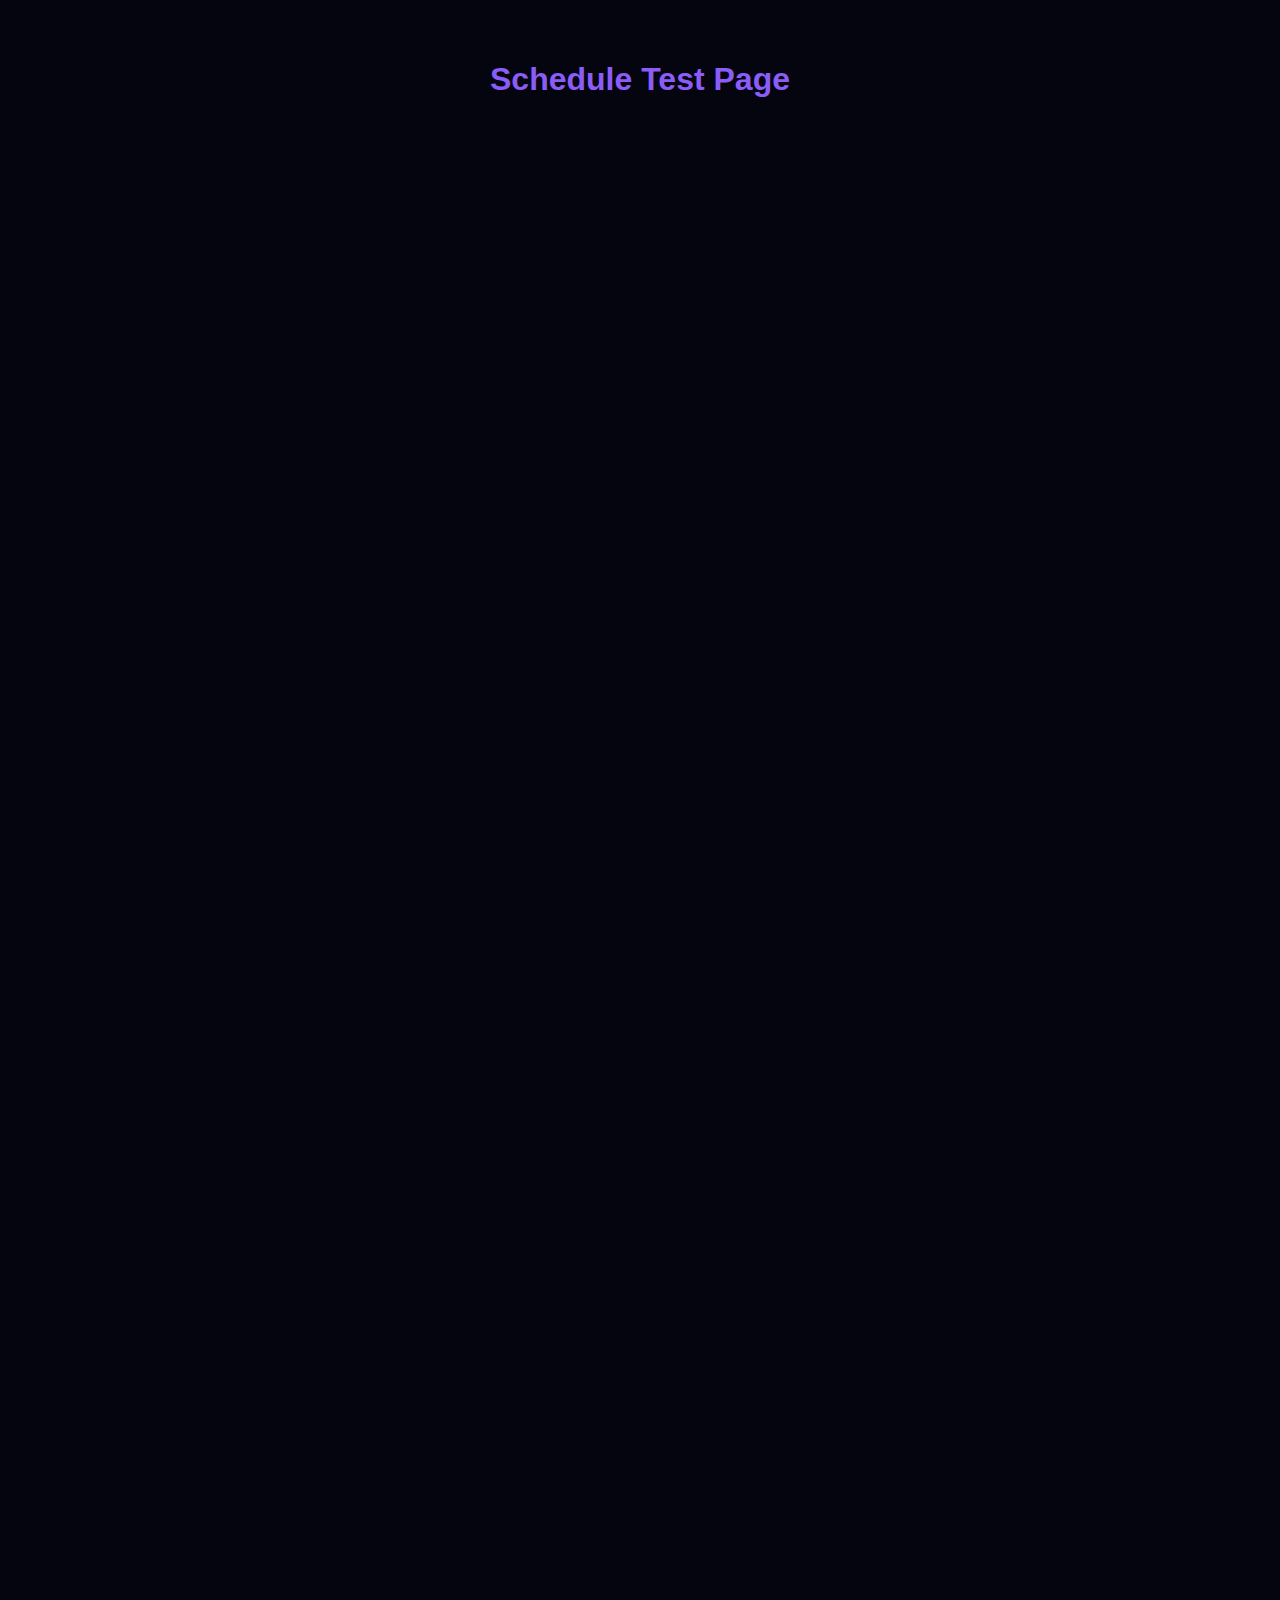
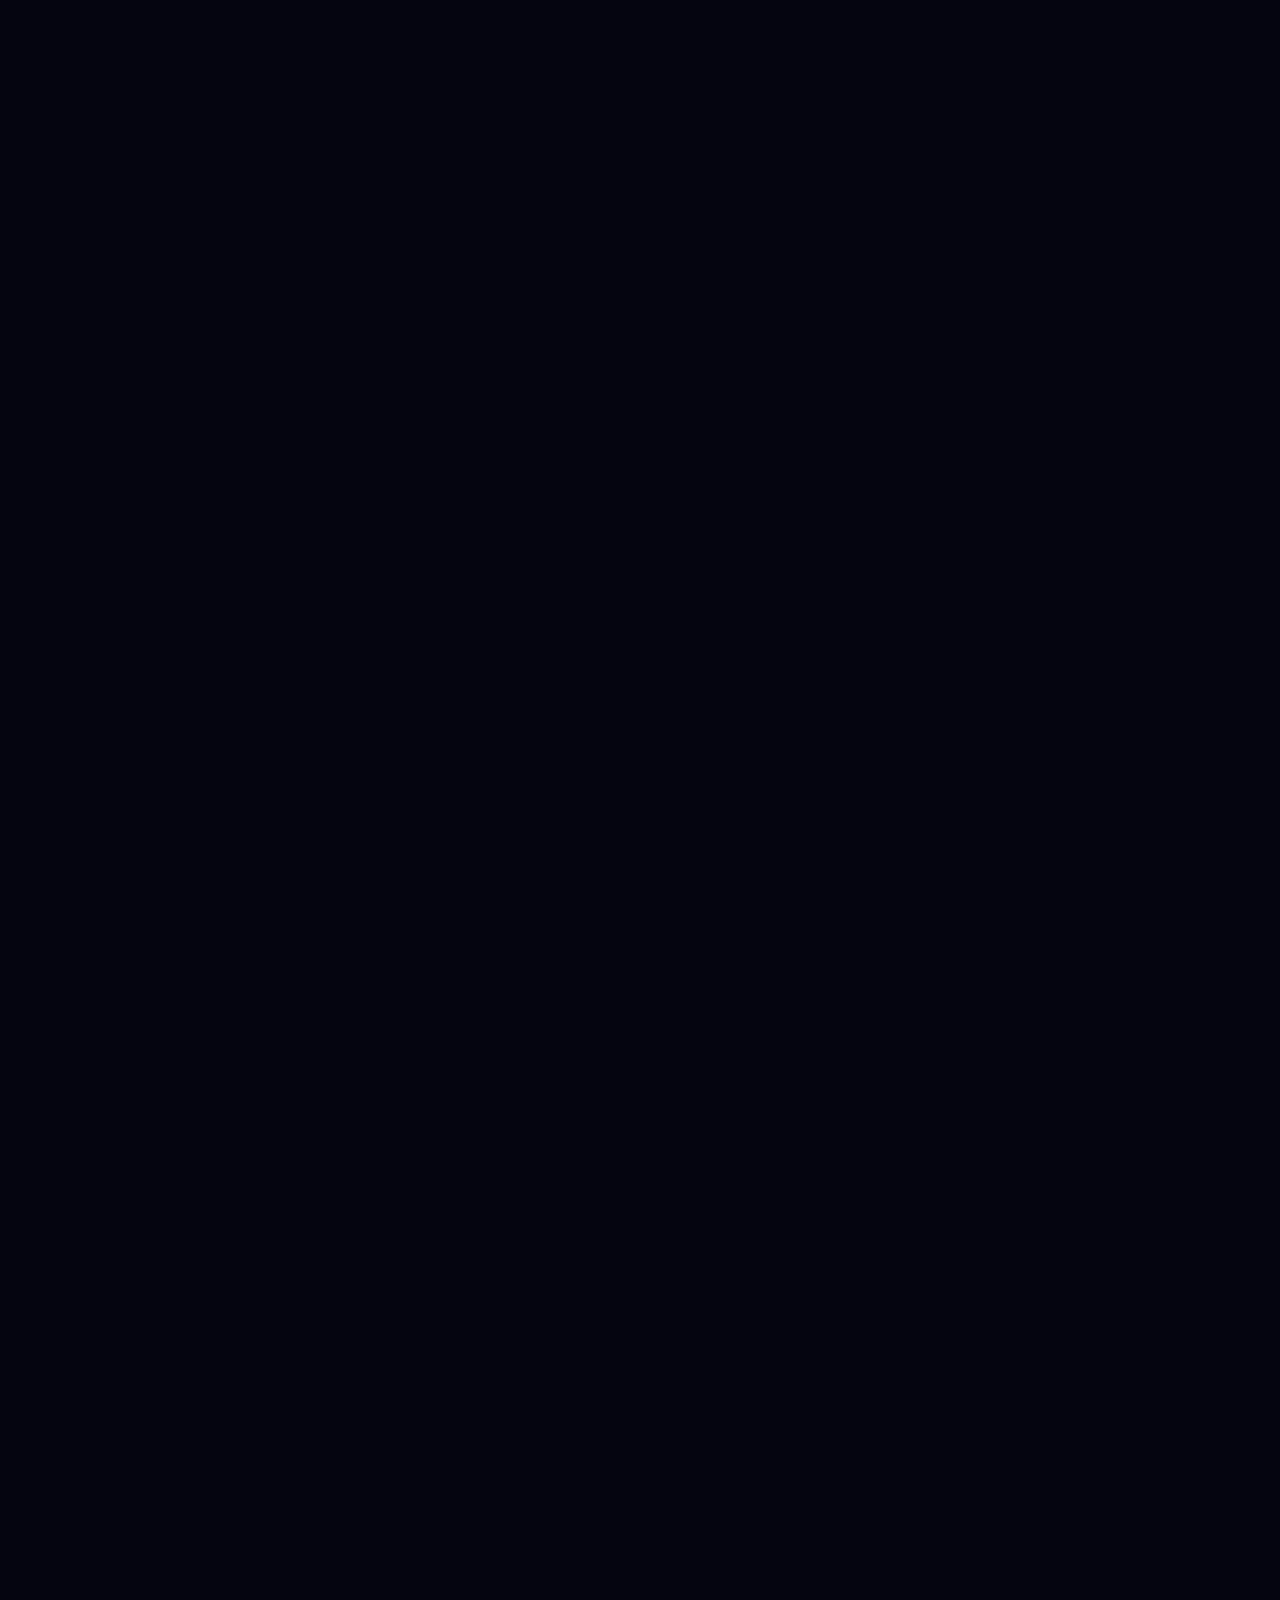
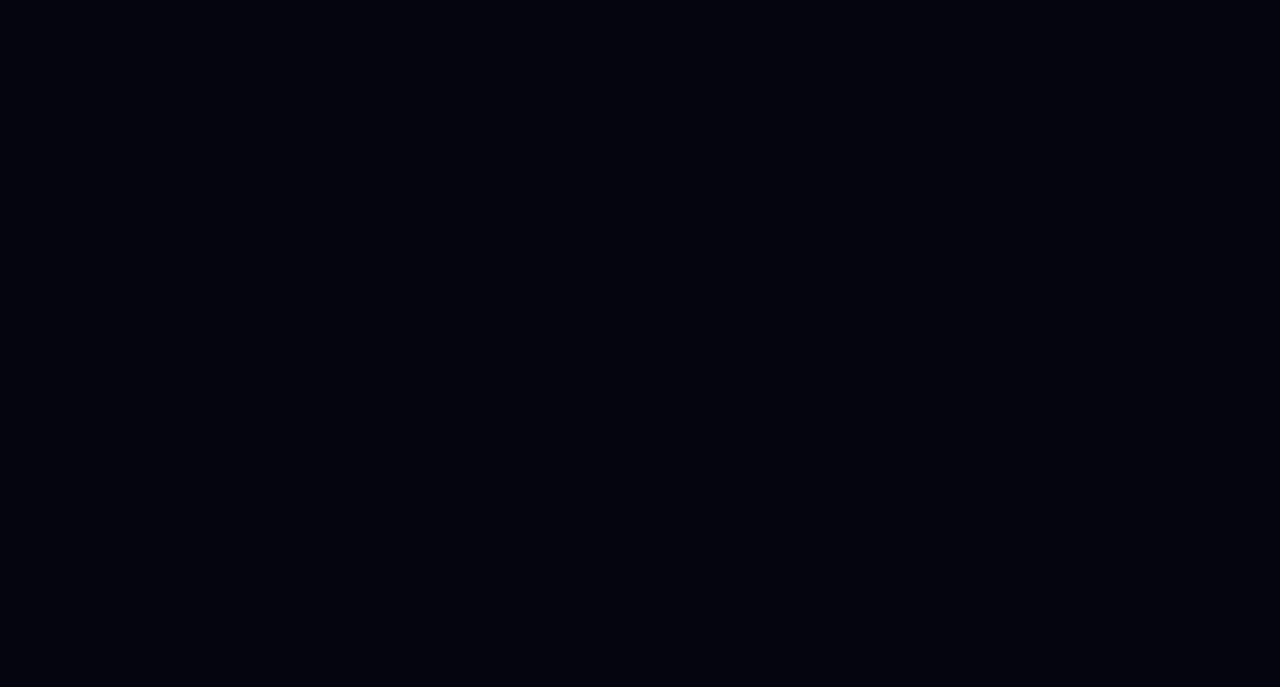
<file: schedule-test.html>
<!DOCTYPE html>
<html lang="en">
<head>
    <meta charset="UTF-8">
    <meta name="viewport" content="width=device-width, initial-scale=1.0">
    <title>Schedule Test</title>
    <style>
        :root {
            --primary-purple: #8b5cf6;
            --primary-blue: #3b82f6;
            --primary-pink: #ec4899;
            --dark-bg: #0f0f23;
            --darker-bg: #050510;
            --card-bg: rgba(255, 255, 255, 0.05);
            --text-primary: #ffffff;
            --text-secondary: #a1a1aa;
            --border-color: rgba(255, 255, 255, 0.1);
            --glow-purple: rgba(139, 92, 246, 0.5);
            --glow-blue: rgba(59, 130, 246, 0.5);
            --glow-pink: rgba(236, 72, 153, 0.5);
        }

        body {
            font-family: -apple-system, BlinkMacSystemFont, 'Segoe UI', Roboto, sans-serif;
            background: var(--darker-bg);
            color: var(--text-primary);
            padding: 2rem;
        }

        h1 {
            text-align: center;
            color: var(--primary-purple);
            margin-bottom: 2rem;
        }
    </style>
</head>
<body>
    <h1>Schedule Test Page</h1>
    <div id="schedule-container"></div>

    <script src="schedule.js"></script>
</body>
</html>
</file>
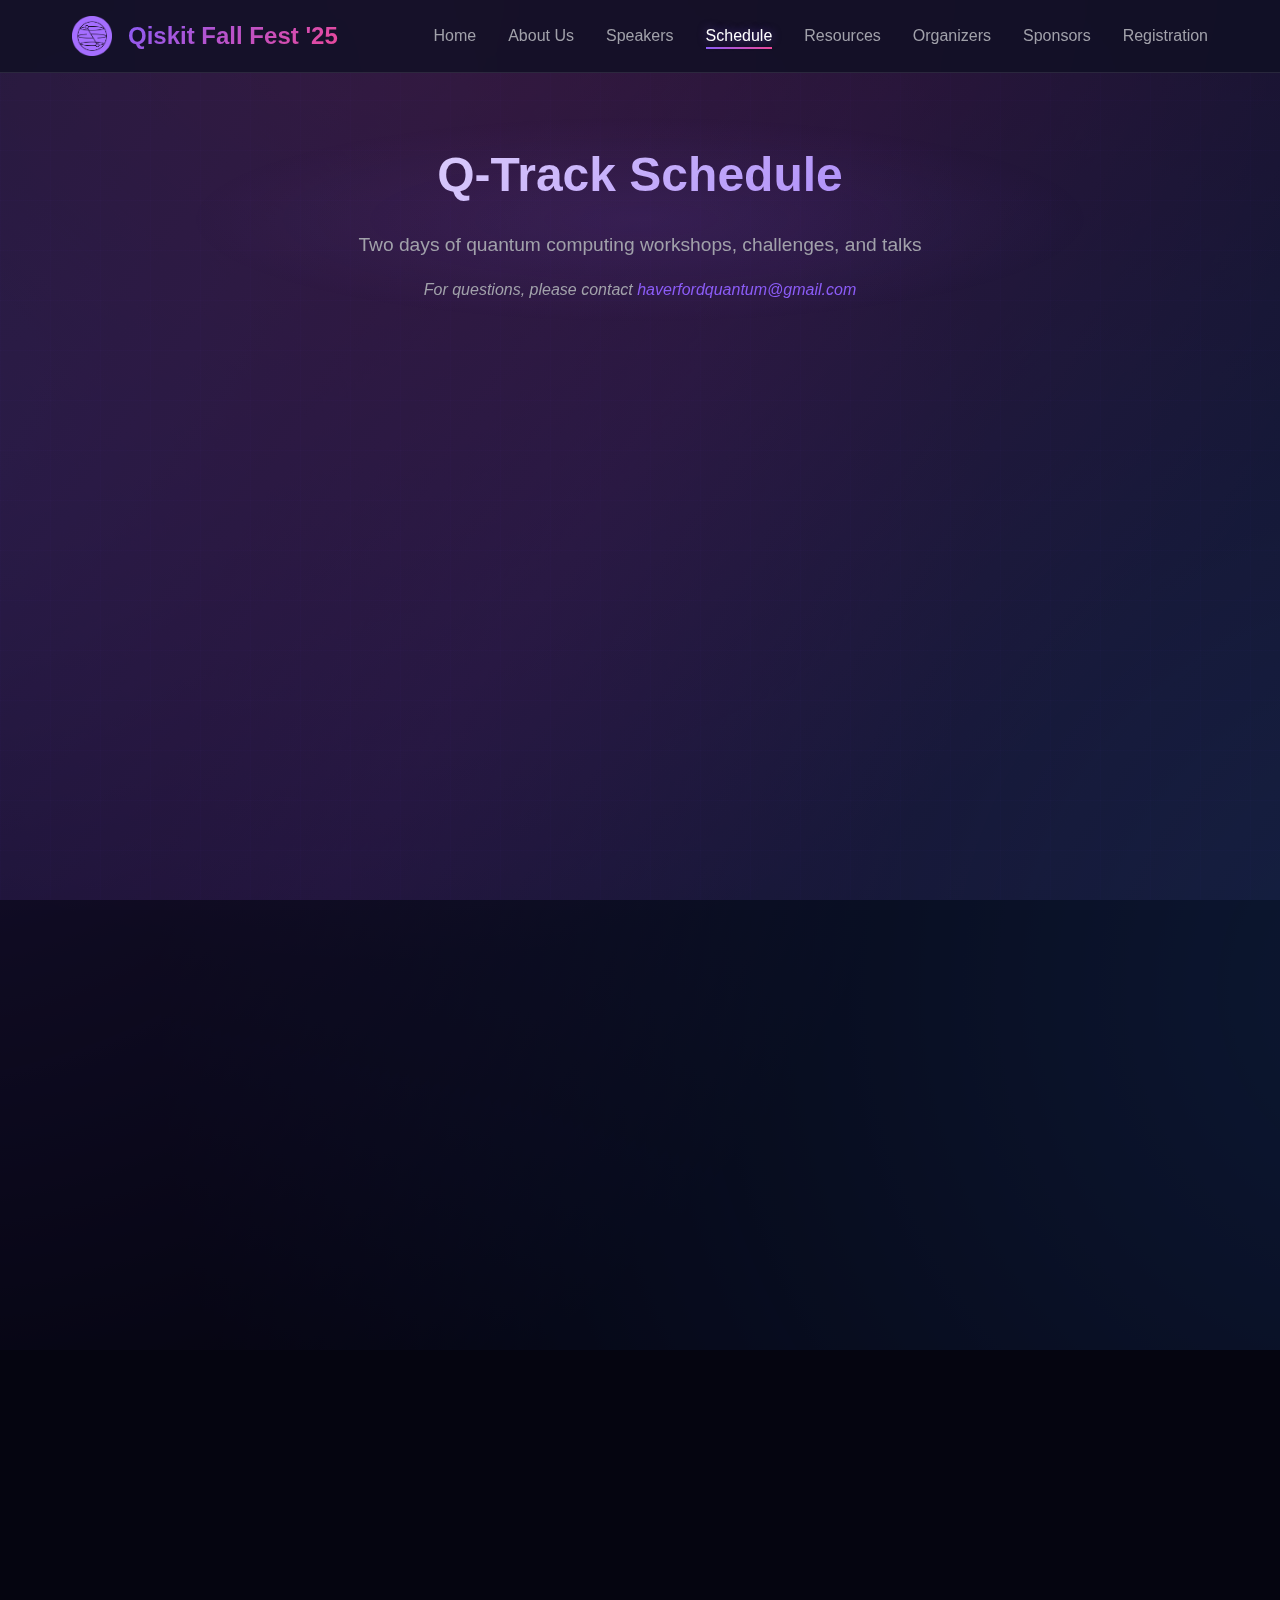
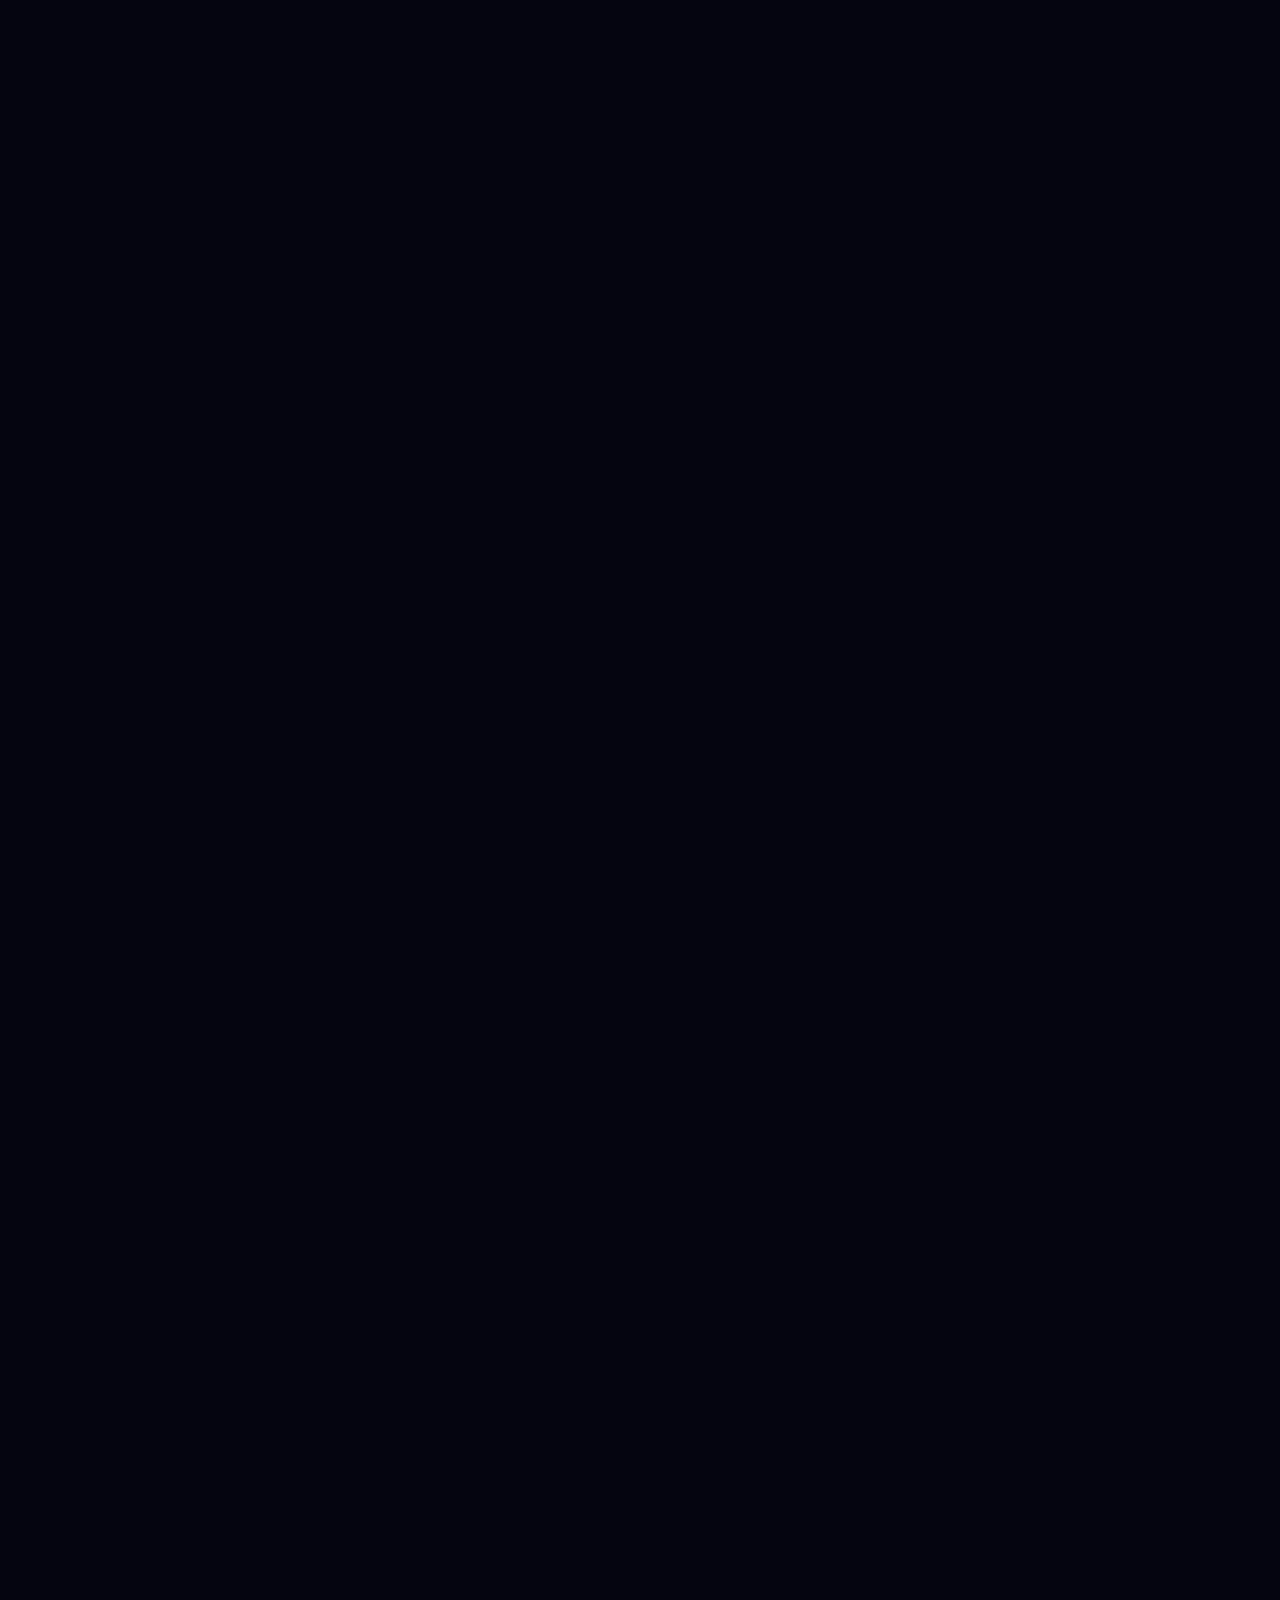
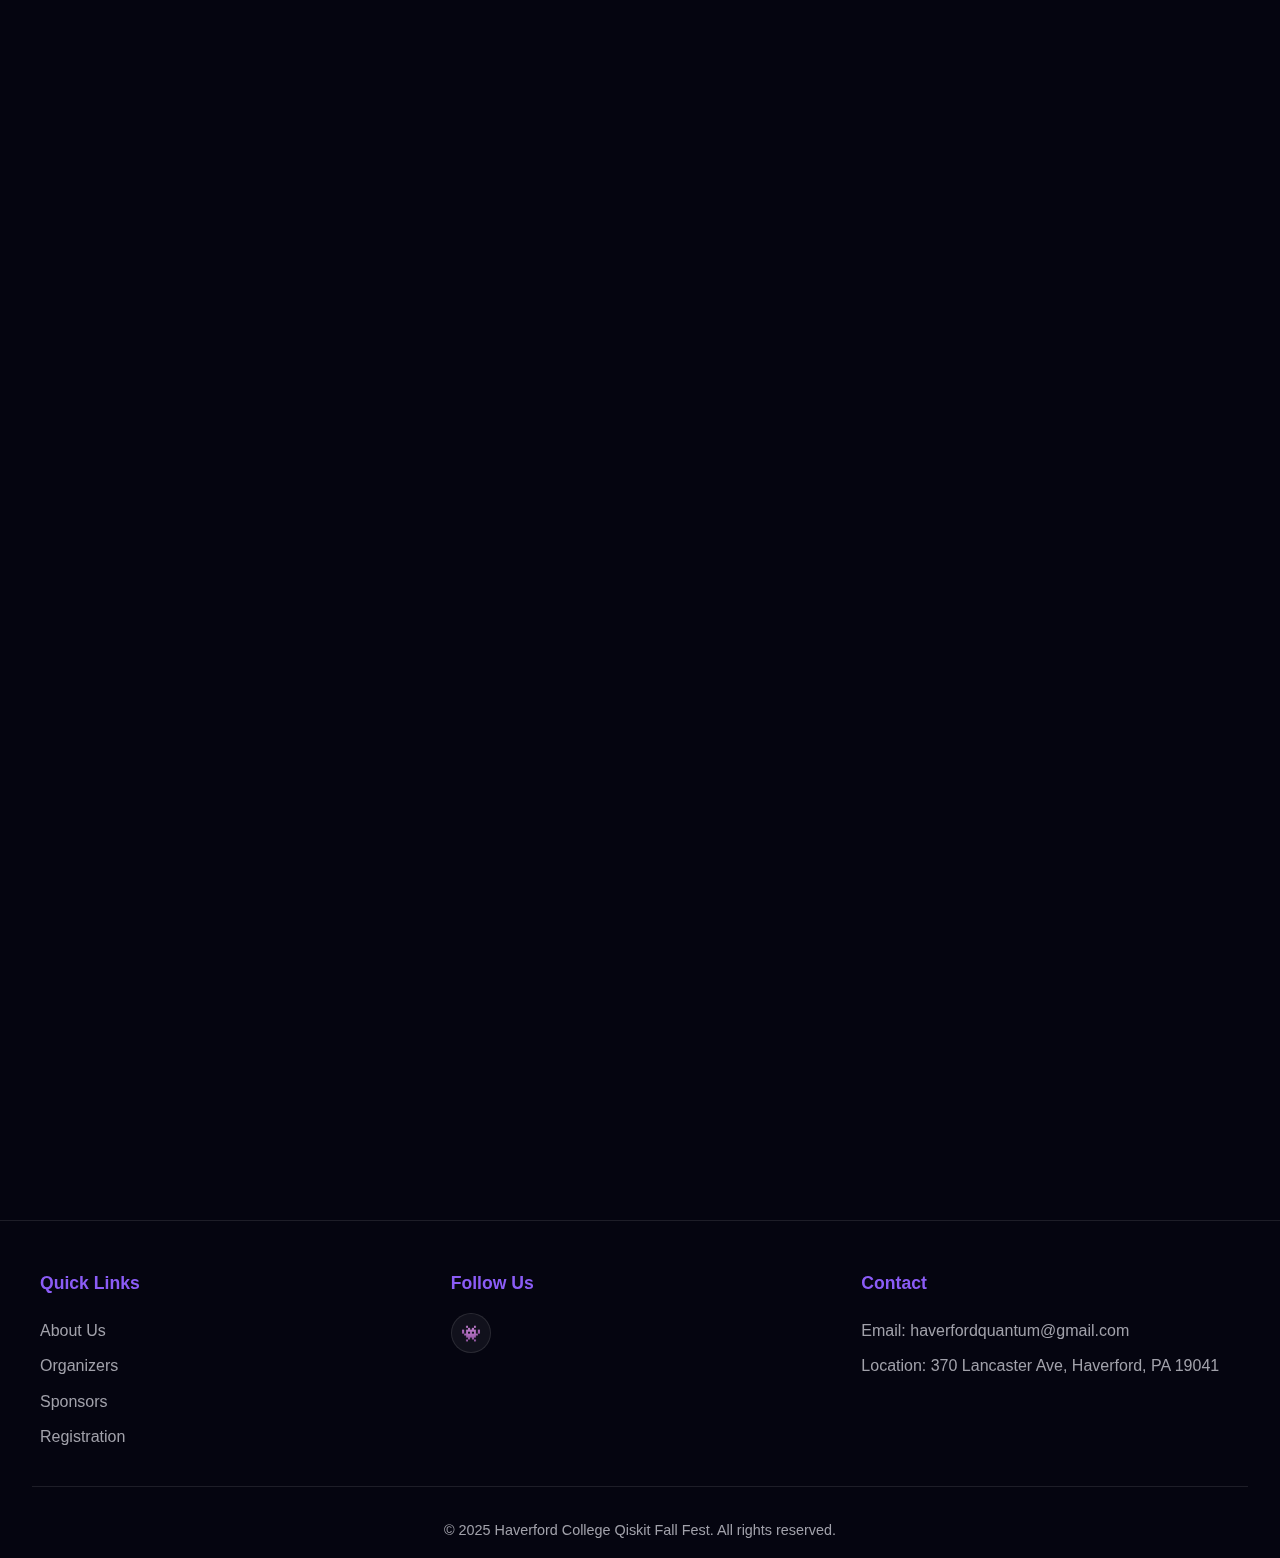
<file: schedule.html>
<!DOCTYPE html>
<html lang="en">
<head>
    <meta charset="UTF-8">
    <meta name="viewport" content="width=device-width, initial-scale=1.0">
    <title>Schedule - QFF Haverford College</title>
    <link rel="stylesheet" href="styles.css">
</head>
<body>
    <!-- Background Effects -->
    <div class="bg-animation"></div>
    <div class="grid-overlay"></div>

    <!-- Navigation -->
    <header>
        <nav>
            <div class="logo-section">
                <img src="Qiskit_03.png" alt="QFF Logo" class="nav-logo">
                <span class="logo-text">Qiskit Fall Fest '25</span>
            </div>
            <ul class="nav-links">
                <li><a href="index.html">Home</a></li>
                <li><a href="about.html">About Us</a></li>
                <li><a href="speakers.html">Speakers</a></li>
                <li><a href="schedule.html" class="active">Schedule</a></li>
                <li><a href="resources.html">Resources</a></li>
                <li><a href="organizers.html">Organizers</a></li>
                <li><a href="sponsors.html">Sponsors</a></li>
                <li><a href="registration.html">Registration</a></li>
            </ul>
            <div class="mobile-menu-toggle">
                <span></span>
                <span></span>
                <span></span>
            </div>
        </nav>
    </header>

    <!-- Page Hero -->
    <section class="page-hero">
        <h1 class="page-title">Q-Track Schedule</h1>
        <p class="page-subtitle">Two days of quantum computing workshops, challenges, and talks</p>
        <p class="contact-info" style="text-align: center; color: var(--text-secondary); margin-top: 1rem; font-style: italic;">
            For questions, please contact <a href="mailto:haverfordquantum@gmail.com" style="color: var(--primary-purple); text-decoration: none;">haverfordquantum@gmail.com</a>
        </p>
    </section>

    <!-- Schedule Section -->
    <section class="schedule-section container">
        <div id="schedule-container">
            <!-- Schedule will load here dynamically -->
        </div>
    </section>
    <!-- Cache bust: 2025-11-12 -->

    <!-- Footer -->
    <footer>
        <div class="footer-content">
            <div class="footer-section">
                <h4>Quick Links</h4>
                <ul>
                    <li><a href="about.html">About Us</a></li>
                    <li><a href="organizers.html">Organizers</a></li>
                    <li><a href="sponsors.html">Sponsors</a></li>
                    <li><a href="registration.html">Registration</a></li>
                </ul>
            </div>
            <div class="footer-section">
                <h4>Follow Us</h4>
                <div class="social-links">
                    <a href="https://discord.gg/qPmNF3ae" aria-label="Discord">👾</a>
                </div>
            </div>
            <div class="footer-section">
                <h4>Contact</h4>
                <ul>
                    <li>Email: haverfordquantum@gmail.com</li>
                    <li>Location: 370 Lancaster Ave, Haverford, PA 19041</li>
                </ul>
            </div>
        </div>
        <div class="footer-bottom">
            <p>© 2025 Haverford College Qiskit Fall Fest. All rights reserved.</p>
        </div>
    </footer>

    <script src="schedule.js"></script>
    <script src="script.js"></script>
    <script src="announcements.js"></script>
</body>
</html>
</file>
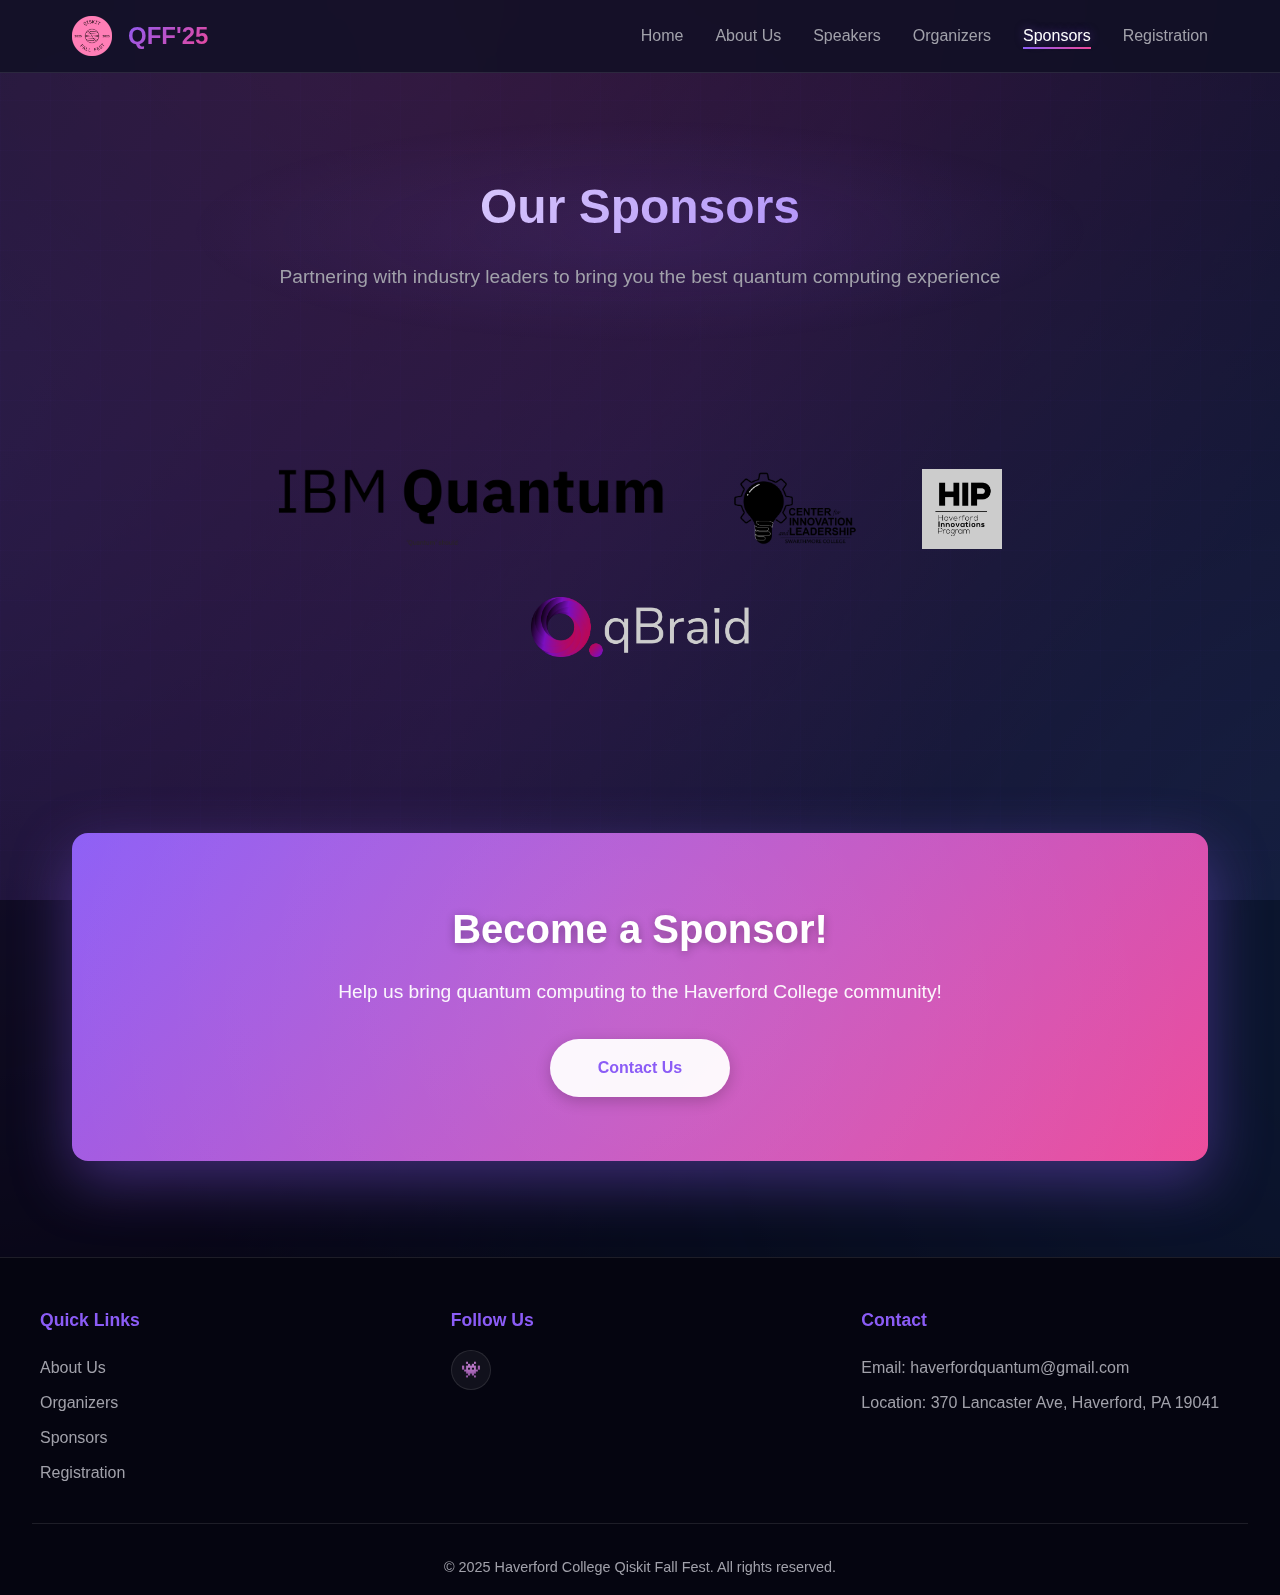
<file: sponsors.html>
<!DOCTYPE html>
<html lang="en">
<head>
    <meta charset="UTF-8">
    <meta name="viewport" content="width=device-width, initial-scale=1.0">
    <title>Sponsors - Qiskit Fall Fest 2025</title>
    <link rel="stylesheet" href="styles.css">
</head>
<body>
    <!-- Background Effects -->
    <div class="bg-animation"></div>
    <div class="grid-overlay"></div>

    <!-- Navigation -->
    <header>
        <nav>
            <div class="logo-section">
                <img src="Badge.png" alt="QFF Logo" class="nav-logo">
                <span class="logo-text">QFF'25</span>
            </div>
            <ul class="nav-links">
                <li><a href="index.html">Home</a></li>
                <li><a href="about.html">About Us</a></li>
                <li><a href="speakers.html">Speakers</a></li>
                <li><a href="organizers.html">Organizers</a></li>
                <li><a href="sponsors.html" class="active">Sponsors</a></li>
                <li><a href="registration.html">Registration</a></li>
            </ul>
            <div class="mobile-menu-toggle">
                <span></span>
                <span></span>
                <span></span>
            </div>
        </nav>
    </header>

    <!-- Page Hero -->
    <section class="page-hero">
        <div class="container">
            <h1 class="page-title">Our Sponsors</h1>
            <p class="page-subtitle">Partnering with industry leaders to bring you the best quantum computing experience</p>
        </div>
    </section>

    <!-- Platinum Sponsors -->
    <div class="container">
            
            
            <div class="sponsor-logos">
                <div class="sponsor-tier platinum">
                    <div class="sponsor-row">
                        <img src="logo.png" alt="IBM Quantum" class="sponsor-logo">
                        <img src="CIL Full Logo_black.png" alt="" class="sponsor-logo">
                        <img src="Haverford Innovations Program Logo.png" alt="HIP" class="sponsor-logo">
                    </div>
                </div>
                <div class="sponsor-tier gold">
                    <div class="sponsor-row">
                        <img src="qbraid logo.png" alt="qBraid" class="sponsor-logo">
                    </div>
                </div>
            </div>
        </div>
    <section class="container">
        <div class="cta">
            <div class="cta-content">
                <h2>Become a Sponsor!</h2>
                <p>Help us bring quantum computing to the Haverford College community!</p>
                <a href="mailto:haverfordquantum@gmail.com" class="cta-button primary">Contact Us</a>
            </div>
        </div>
    </section>
    <!-- Footer -->
     <footer>
        <div class="footer-content">
            <div class="footer-section">
                <h4>Quick Links</h4>
                <ul>
                    <li><a href="about.html">About Us</a></li>
                    <li><a href="organizers.html">Organizers</a></li>
                    <li><a href="sponsors.html">Sponsors</a></li>
                    <li><a href="registration.html">Registration</a></li>
                </ul>
            </div>
            <div class="footer-section">
                 <div class="footer-section">
                <h4>Follow Us</h4>
                <div class="social-links">
                    <a href="https://discord.gg/qPmNF3ae" aria-label="Discord">👾</a>
                </div>
            </div>
            </div>
            <div class="footer-section">
                <h4>Contact</h4>
                <ul>
                    <li>Email: haverfordquantum@gmail.com</li>
                    <li>Location: 370 Lancaster Ave, Haverford, PA 19041</li>
                </ul>
            </div>
           
        </div>
        <div class="footer-bottom">
            <p>© 2025 Haverford College Qiskit Fall Fest. All rights reserved.</p>
        </div>
    </footer>

    <script src="script.js"></script>
</body>
</html>
</file>
<file: styles.css>
/* Reset and Base Styles */
* {
    margin: 0;
    padding: 0;
    box-sizing: border-box;
}

/* CSS Variables for Easy Customization */
:root {
    --primary-purple: #8b5cf6;
    --primary-blue: #3b82f6;
    --primary-pink: #ec4899;
    --dark-bg: #0f0f23;
    --darker-bg: #050510;
    --card-bg: rgba(255, 255, 255, 0.05);
    --text-primary: #ffffff;
    --text-secondary: #a1a1aa;
    --border-color: rgba(255, 255, 255, 0.1);
    --glow-purple: rgba(139, 92, 246, 0.5);
    --glow-blue: rgba(59, 130, 246, 0.5);
    --glow-pink: rgba(236, 72, 153, 0.5);
}

body {
    font-family: -apple-system, BlinkMacSystemFont, 'Segoe UI', Roboto, 'Helvetica Neue', Arial, sans-serif;
    line-height: 1.6;
    color: var(--text-primary);
    background: var(--darker-bg);
    overflow-x: hidden;
}

/* Animated Background */
.bg-animation {
    position: fixed;
    width: 100%;
    height: 100%;
    top: 0;
    left: 0;
    z-index: -1;
    background: linear-gradient(125deg, #0f0f23 0%, #1a0f2e 50%, #0f0f23 100%);
}

.bg-animation::before {
    content: '';
    position: absolute;
    width: 200%;
    height: 200%;
    top: -50%;
    left: -50%;
    background: radial-gradient(circle at 20% 50%, var(--glow-purple) 0%, transparent 50%),
                radial-gradient(circle at 80% 80%, var(--glow-blue) 0%, transparent 50%),
                radial-gradient(circle at 40% 20%, var(--glow-pink) 0%, transparent 50%);
    animation: rotate 30s linear infinite;
    opacity: 0.3;
}

@keyframes rotate {
    from { transform: rotate(0deg); }
    to { transform: rotate(360deg); }
}

/* Grid Pattern Overlay */
.grid-overlay {
    position: fixed;
    top: 0;
    left: 0;
    width: 100%;
    height: 100%;
    background-image:
        linear-gradient(rgba(139, 92, 246, 0.1) 1px, transparent 1px),
        linear-gradient(90deg, rgba(139, 92, 246, 0.1) 1px, transparent 1px);
    background-size: 50px 50px;
    z-index: -1;
    opacity: 0.2;
}

/* Header & Navigation */
header {
    background: rgba(15, 15, 35, 0.8);
    backdrop-filter: blur(20px);
    position: sticky;
    top: 0;
    z-index: 1000;
    border-bottom: 1px solid var(--border-color);
    transition: all 0.3s ease;
}

nav {
    max-width: 1200px;
    margin: 0 auto;
    padding: 1rem 2rem;
    display: flex;
    justify-content: space-between;
    align-items: center;
}

.logo-section {
    display: flex;
    align-items: center;
    gap: 1rem;
}

.nav-logo {
    height: 40px;
    width: auto;
}

.logo-text {
    font-size: 1.5rem;
    font-weight: bold;
    background: linear-gradient(135deg, var(--primary-purple) 0%, var(--primary-pink) 100%);
    -webkit-background-clip: text;
    -webkit-text-fill-color: transparent;
    background-clip: text;
}

.nav-links {
    display: flex;
    gap: 2rem;
    list-style: none;
}

.nav-links a {
    text-decoration: none;
    color: var(--text-secondary);
    font-weight: 500;
    transition: all 0.3s;
    position: relative;
}

.nav-links a:hover,
.nav-links a.active {
    color: var(--text-primary);
    text-shadow: 0 0 10px var(--glow-purple);
}

.nav-links a::after {
    content: '';
    position: absolute;
    bottom: -5px;
    left: 0;
    width: 0;
    height: 2px;
    background: linear-gradient(90deg, var(--primary-purple), var(--primary-pink));
    transition: width 0.3s;
}

.nav-links a:hover::after,
.nav-links a.active::after {
    width: 100%;
}

.mobile-menu-toggle {
    display: none;
    flex-direction: column;
    gap: 4px;
    cursor: pointer;
}

.mobile-menu-toggle span {
    width: 25px;
    height: 2px;
    background: var(--text-primary);
    transition: all 0.3s;
}

/* Hero Section */
.hero {
    padding: 6rem 2rem;
    text-align: center;
    position: relative;
    background: radial-gradient(ellipse at center top, rgba(139, 92, 246, 0.15) 0%, transparent 50%);
    min-height: 80vh;
    display: flex;
    align-items: center;
    justify-content: center;
}

.hero-content {
    max-width: 900px;
    margin: 0 auto;
    position: relative;
    z-index: 1;
}

.hero-logos {
    display: flex;
    justify-content: center;
    align-items: center;
    gap: 3rem;
    margin-bottom: 2rem;
}

.main-event-logo,
.hackathon-logo {
    height: 100px;
    width: auto;
    filter: drop-shadow(0 0 20px var(--glow-purple));
}

.hero h1 {
    font-size: 3.5rem;
    margin-bottom: 1.5rem;
    background: linear-gradient(135deg, #ffffff 0%, var(--primary-purple) 50%, var(--primary-pink) 100%);
    -webkit-background-clip: text;
    -webkit-text-fill-color: transparent;
    background-clip: text;
    animation: glow 3s ease-in-out infinite alternate;
    line-height: 1.2;
}

@keyframes glow {
    from { filter: drop-shadow(0 0 20px var(--glow-purple)); }
    to { filter: drop-shadow(0 0 30px var(--glow-pink)); }
}

.hero .subtitle {
    font-size: 1.5rem;
    margin-bottom: 2rem;
    color: var(--text-secondary);
    animation: fadeInUp 0.8s ease 0.2s both;
}

.date-badge {
    display: inline-block;
    background: linear-gradient(135deg, var(--primary-purple), var(--primary-pink));
    padding: 0.75rem 2rem;
    border-radius: 2rem;
    font-weight: 600;
    margin-bottom: 2rem;
    animation: fadeInUp 0.8s ease;
    box-shadow: 0 4px 20px var(--glow-purple);
}

.hero-stats {
    display: flex;
    justify-content: center;
    gap: 3rem;
    margin-top: 3rem;
    flex-wrap: wrap;
}

.stat {
    text-align: center;
}

.stat-number {
    display: block;
    font-size: 2.5rem;
    font-weight: bold;
    background: linear-gradient(135deg, var(--primary-purple), var(--primary-pink));
    -webkit-background-clip: text;
    -webkit-text-fill-color: transparent;
    background-clip: text;
}

.stat-label {
    display: block;
    color: var(--text-secondary);
    font-size: 0.9rem;
    text-transform: uppercase;
    letter-spacing: 1px;
}

/* Page Hero (for inner pages) */
.page-hero {
    padding: 4rem 2rem;
    text-align: center;
    background: radial-gradient(ellipse at center, rgba(139, 92, 246, 0.1) 0%, transparent 50%);
}

.page-title {
    font-size: 3rem;
    margin-bottom: 1rem;
    background: linear-gradient(135deg, var(--text-primary) 0%, var(--primary-purple) 100%);
    -webkit-background-clip: text;
    -webkit-text-fill-color: transparent;
    background-clip: text;
}

.page-subtitle {
    font-size: 1.2rem;
    color: var(--text-secondary);
}

/* Particles Animation */
.particles {
    position: absolute;
    width: 100%;
    height: 100%;
    top: 0;
    left: 0;
    overflow: hidden;
    z-index: 0;
}

.particle {
    position: absolute;
    width: 4px;
    height: 4px;
    background: var(--primary-purple);
    border-radius: 50%;
    animation: float 20s infinite linear;
    box-shadow: 0 0 10px var(--glow-purple);
}

@keyframes float {
    from {
        transform: translateY(100vh) translateX(0);
        opacity: 0;
    }
    10% { opacity: 1; }
    90% { opacity: 1; }
    to {
        transform: translateY(-100vh) translateX(100px);
        opacity: 0;
    }
}

/* Container */
.container {
    max-width: 1200px;
    margin: 0 auto;
    padding: 2rem;
}

/* Section Styles */
.section-title {
    font-size: 2.5rem;
    text-align: center;
    margin-bottom: 1.5rem;
    background: linear-gradient(135deg, var(--text-primary) 0%, var(--primary-purple) 100%);
    -webkit-background-clip: text;
    -webkit-text-fill-color: transparent;
    background-clip: text;
}

.section-subtitle {
    text-align: center;
    color: var(--text-secondary);
    margin-bottom: 3rem;
    font-size: 1.2rem;
    max-width: 800px;
    margin-left: auto;
    margin-right: auto;
}

/* Introduction Section */
.introduction {
    padding: 6rem 0;
    position: relative;
}

.intro-grid {
    display: grid;
    grid-template-columns: repeat(auto-fit, minmax(300px, 1fr));
    gap: 2rem;
    margin-top: 3rem;
}

.intro-card {
    background: linear-gradient(135deg, rgba(139, 92, 246, 0.1), rgba(236, 72, 153, 0.05));
    padding: 2rem;
    border-radius: 1rem;
    border: 1px solid var(--border-color);
    transition: all 0.3s;
    position: relative;
    overflow: hidden;
}

.intro-card::before {
    content: '';
    position: absolute;
    top: 0;
    left: 0;
    width: 100%;
    height: 2px;
    background: linear-gradient(90deg, var(--primary-purple), var(--primary-pink));
    transform: translateX(-100%);
    transition: transform 0.5s;
}

.intro-card:hover::before {
    transform: translateX(0);
}

.intro-card:hover {
    transform: translateY(-5px);
    box-shadow: 0 10px 40px rgba(139, 92, 246, 0.3);
    border-color: var(--primary-purple);
}

.card-icon {
    font-size: 2rem;
    margin-bottom: 1rem;
}

.intro-card h3 {
    color: var(--primary-purple);
    margin-bottom: 1rem;
    font-size: 1.3rem;
}

.intro-card p {
    color: var(--text-secondary);
    line-height: 1.7;
}

/* Program Section */
.program {
    padding: 6rem 0;
    background: linear-gradient(180deg, transparent 0%, rgba(139, 92, 246, 0.05) 50%, transparent 100%);
}

.week-cards {
    display: grid;
    grid-template-columns: repeat(auto-fit, minmax(300px, 1fr));
    gap: 2rem;
    margin-top: 3rem;
}

.week-card {
    background: rgba(255, 255, 255, 0.03);
    border: 1px solid var(--border-color);
    border-radius: 1rem;
    padding: 2.5rem;
    transition: all 0.3s;
    position: relative;
    overflow: hidden;
}

.week-card:hover {
    transform: translateY(-10px) scale(1.02);
    box-shadow: 0 20px 40px rgba(139, 92, 246, 0.3);
    border-color: var(--primary-purple);
    background: rgba(139, 92, 246, 0.05);
}

.week-number {
    display: inline-block;
    background: linear-gradient(135deg, var(--primary-purple), var(--primary-pink));
    -webkit-background-clip: text;
    -webkit-text-fill-color: transparent;
    background-clip: text;
    font-weight: bold;
    font-size: 0.9rem;
    margin-bottom: 0.5rem;
    letter-spacing: 2px;
}

.week-card h3 {
    font-size: 1.8rem;
    margin-bottom: 1rem;
    color: var(--text-primary);
}

.week-topics {
    list-style: none;
    color: var(--text-secondary);
    margin-bottom: 1.5rem;
}

.week-topics li {
    padding: 0.5rem 0;
    padding-left: 1.5rem;
    position: relative;
}

.week-topics li::before {
    content: '▸';
    position: absolute;
    left: 0;
    color: var(--primary-purple);
}

.week-cta {
    display: inline-block;
    color: var(--primary-purple);
    text-decoration: none;
    font-weight: 600;
    transition: all 0.3s;
}

.week-cta:hover {
    color: var(--primary-pink);
    transform: translateX(5px);
}

/* Speakers Section */
.speakers {
    padding: 6rem 0;
}

.speakers-grid {
    display: grid;
    grid-template-columns: repeat(auto-fit, minmax(250px, 1fr));
    gap: 2rem;
    margin-top: 3rem;
}

.speaker-card {
    background: var(--card-bg);
    border: 1px solid var(--border-color);
    border-radius: 1rem;
    padding: 2rem;
    text-align: center;
    transition: all 0.3s;
}

.speaker-card:hover {
    transform: translateY(-5px);
    box-shadow: 0 10px 30px rgba(139, 92, 246, 0.3);
    border-color: var(--primary-purple);
}

.speaker-img {
    width: 120px;
    height: 120px;
    border-radius: 50%;
    margin-bottom: 1rem;
    border: 3px solid var(--primary-purple);
}

.speaker-card h4 {
    color: var(--text-primary);
    margin-bottom: 0.5rem;
}

.speaker-title {
    color: var(--primary-purple);
    font-size: 0.9rem;
    margin-bottom: 0.5rem;
}

.speaker-topic {
    color: var(--text-secondary);
    font-size: 0.85rem;
}

/* Sponsors Section */
.sponsors-preview {
    padding: 6rem 0;
    background: linear-gradient(180deg, transparent 0%, rgba(59, 130, 246, 0.05) 50%, transparent 100%);
}

.sponsor-logos {
    margin-top: 3rem;
}

.sponsor-tier {
    margin-bottom: 3rem;
}

.sponsor-tier h4 {
    text-align: center;
    color: var(--text-secondary);
    margin-bottom: 2rem;
    font-size: 1.2rem;
    text-transform: uppercase;
    letter-spacing: 2px;
}

.sponsor-row {
    display: flex;
    justify-content: center;
    align-items: center;
    gap: 3rem;
    flex-wrap: wrap;
}

.sponsor-logo {
    height: 60px;
    width: auto;
    filter: brightness(0.8);
    transition: all 0.3s;
}

.platinum .sponsor-logo {
    height: 80px;
}

.sponsor-logo:hover {
    filter: brightness(1.2);
    transform: scale(1.1);
}

.view-all-sponsors {
    display: inline-block;
    margin-top: 2rem;
    color: var(--primary-purple);
    text-decoration: none;
    font-weight: 600;
    transition: all 0.3s;
}

.view-all-sponsors:hover {
    color: var(--primary-pink);
    transform: translateX(5px);
}

/* CTA Section */
.cta {
    background: linear-gradient(135deg, var(--primary-purple), var(--primary-pink));
    padding: 4rem 3rem;
    text-align: center;
    border-radius: 1rem;
    margin: 4rem 0;
    position: relative;
    overflow: hidden;
    box-shadow: 0 20px 60px rgba(139, 92, 246, 0.4);
}

.cta::before {
    content: '';
    position: absolute;
    top: -50%;
    left: -50%;
    width: 200%;
    height: 200%;
    background: radial-gradient(circle, rgba(255, 255, 255, 0.1) 0%, transparent 70%);
    animation: rotate 20s linear infinite;
}

.cta-content {
    position: relative;
    z-index: 1;
}

.cta h2 {
    font-size: 2.5rem;
    margin-bottom: 1rem;
    text-shadow: 0 2px 10px rgba(0, 0, 0, 0.3);
}

.cta p {
    font-size: 1.2rem;
    margin-bottom: 2rem;
    opacity: 0.95;
}

.cta-buttons {
    display: flex;
    gap: 1rem;
    justify-content: center;
    flex-wrap: wrap;
    margin-bottom: 1rem;
}

.cta-button {
    display: inline-block;
    padding: 1rem 3rem;
    border-radius: 2rem;
    text-decoration: none;
    font-weight: 600;
    transition: all 0.3s;
}

.cta-button.primary {
    background: rgba(255, 255, 255, 0.95);
    color: var(--primary-purple);
    box-shadow: 0 4px 15px rgba(0, 0, 0, 0.2);
}

.cta-button.primary:hover {
    transform: translateY(-3px);
    box-shadow: 0 10px 30px rgba(0, 0, 0, 0.3);
    background: white;
}

.cta-button.secondary {
    background: transparent;
    color: white;
    border: 2px solid white;
}

.cta-button.secondary:hover {
    background: rgba(255, 255, 255, 0.1);
    transform: translateY(-3px);
}

.cta-note {
    font-size: 1rem;
    opacity: 0.9;
    margin-top: 1rem;
}

/* Footer */
footer {
    background: var(--darker-bg);
    border-top: 1px solid var(--border-color);
    padding: 3rem 2rem 1rem;
}

.footer-content {
    max-width: 1200px;
    margin: 0 auto;
    display: grid;
    grid-template-columns: repeat(auto-fit, minmax(250px, 1fr));
    gap: 2rem;
    margin-bottom: 2rem;
}

.footer-section h4 {
    color: var(--primary-purple);
    margin-bottom: 1rem;
    font-size: 1.1rem;
}

.footer-section ul {
    list-style: none;
}

.footer-section ul li {
    padding: 0.3rem 0;
    color: var(--text-secondary);
}

.footer-section ul li a {
    color: var(--text-secondary);
    text-decoration: none;
    transition: all 0.3s;
}

.footer-section ul li a:hover {
    color: var(--primary-purple);
    transform: translateX(5px);
    display: inline-block;
}

.social-links {
    display: flex;
    gap: 1rem;
    margin-top: 1rem;
}

.social-links a {
    width: 40px;
    height: 40px;
    display: flex;
    align-items: center;
    justify-content: center;
    background: var(--card-bg);
    border: 1px solid var(--border-color);
    border-radius: 50%;
    color: var(--text-secondary);
    text-decoration: none;
    transition: all 0.3s;
}

.social-links a:hover {
    background: var(--primary-purple);
    color: white;
    transform: translateY(-3px);
    box-shadow: 0 5px 15px var(--glow-purple);
}

.footer-bottom {
    text-align: center;
    padding-top: 2rem;
    border-top: 1px solid var(--border-color);
    color: var(--text-secondary);
    font-size: 0.9rem;
}

/* Form Styles (for Registration and Contact) */
.form-container {
    max-width: 600px;
    margin: 0 auto;
    padding: 3rem;
    background: var(--card-bg);
    border: 1px solid var(--border-color);
    border-radius: 1rem;
}

.form-group {
    margin-bottom: 1.5rem;
}

.form-group label {
    display: block;
    margin-bottom: 0.5rem;
    color: var(--text-primary);
    font-weight: 500;
}

.form-group input,
.form-group select,
.form-group textarea {
    width: 100%;
    padding: 0.75rem;
    background: rgba(255, 255, 255, 0.05);
    border: 1px solid var(--border-color);
    border-radius: 0.5rem;
    color: var(--text-primary);
    font-size: 1rem;
    transition: all 0.3s;
}

.form-group input:focus,
.form-group select:focus,
.form-group textarea:focus {
    outline: none;
    border-color: var(--primary-purple);
    box-shadow: 0 0 10px var(--glow-purple);
}

.form-group textarea {
    resize: vertical;
    min-height: 120px;
}

.form-submit {
    background: linear-gradient(135deg, var(--primary-purple), var(--primary-pink));
    color: white;
    padding: 1rem 3rem;
    border: none;
    border-radius: 2rem;
    font-size: 1rem;
    font-weight: 600;
    cursor: pointer;
    transition: all 0.3s;
}

.form-submit:hover {
    transform: translateY(-3px);
    box-shadow: 0 10px 30px var(--glow-purple);
}

/* Animations */
@keyframes fadeInUp {
    from {
        opacity: 0;
        transform: translateY(30px);
    }
    to {
        opacity: 1;
        transform: translateY(0);
    }
}

/* Scrollbar Styling */
::-webkit-scrollbar {
    width: 10px;
}

::-webkit-scrollbar-track {
    background: var(--darker-bg);
}

::-webkit-scrollbar-thumb {
    background: linear-gradient(var(--primary-purple), var(--primary-pink));
    border-radius: 5px;
}

::-webkit-scrollbar-thumb:hover {
    background: var(--primary-purple);
}

/* Responsive Design */
@media (max-width: 768px) {
    .nav-links {
        position: fixed;
        top: 60px;
        right: -100%;
        width: 250px;
        height: calc(100vh - 60px);
        background: rgba(15, 15, 35, 0.98);
        flex-direction: column;
        padding: 2rem;
        transition: right 0.3s;
    }

    .nav-links.active {
        right: 0;
    }

    .mobile-menu-toggle {
        display: flex;
    }

    .hero h1 {
        font-size: 2.5rem;
    }

    .hero .subtitle {
        font-size: 1.2rem;
    }

    .hero-stats {
        gap: 2rem;
    }

    .stat-number {
        font-size: 2rem;
    }

    .section-title {
        font-size: 2rem;
    }

    .week-cards,
    .intro-grid,
    .speakers-grid {
        grid-template-columns: 1fr;
    }

    .footer-content {
        grid-template-columns: 1fr;
        text-align: center;
    }

    .social-links {
        justify-content: center;
    }

    .cta h2 {
        font-size: 2rem;
    }

    .cta p {
        font-size: 1rem;
    }

    .cta-buttons {
        flex-direction: column;
        align-items: center;
    }

    .hero-logos {
        flex-direction: column;
        gap: 1.5rem;
    }

    .main-event-logo,
    .hackathon-logo {
        height: 80px;
    }
}

/* Fancy Register Button Styles */
.register-btn {
    display: inline-flex;
    align-items: center;
    justify-content: center;
    position: relative;
    padding: 16px 40px;
    margin: 30px 0;
    background: linear-gradient(135deg, #667eea 0%, #764ba2 50%, #f093fb 100%);
    color: white;
    text-decoration: none;
    border-radius: 50px;
    font-size: 18px;
    font-weight: 700;
    text-transform: uppercase;
    letter-spacing: 1px;
    overflow: hidden;
    transition: all 0.4s cubic-bezier(0.175, 0.885, 0.32, 1.275);
    box-shadow: 0 8px 30px rgba(102, 126, 234, 0.3);
    cursor: pointer;
    border: 2px solid transparent;
}

.register-btn:hover {
    transform: translateY(-5px) scale(1.05);
    box-shadow: 0 20px 40px rgba(102, 126, 234, 0.4);
    border-color: rgba(255, 255, 255, 0.3);
}

.register-btn:active {
    transform: translateY(-2px) scale(1.02);
}

.btn-text {
    position: relative;
    z-index: 2;
    margin-right: 10px;
}

.btn-effects {
    position: absolute;
    top: 0;
    left: 0;
    right: 0;
    bottom: 0;
    overflow: hidden;
    border-radius: inherit;
}

.btn-glow {
    position: absolute;
    top: -50%;
    left: -50%;
    width: 200%;
    height: 200%;
    background: conic-gradient(from 0deg, transparent, rgba(255, 255, 255, 0.3), transparent);
    animation: rotate 3s linear infinite;
}

.btn-particles {
    position: absolute;
    width: 100%;
    height: 100%;
}

.btn-particles span {
    position: absolute;
    width: 4px;
    height: 4px;
    background: rgba(255, 255, 255, 0.8);
    border-radius: 50%;
    animation: float 2s ease-in-out infinite;
}

.btn-particles span:nth-child(1) {
    top: 20%;
    left: 20%;
    animation-delay: 0s;
}

.btn-particles span:nth-child(2) {
    top: 60%;
    left: 80%;
    animation-delay: 0.5s;
}

.btn-particles span:nth-child(3) {
    top: 80%;
    left: 30%;
    animation-delay: 1s;
}

.btn-particles span:nth-child(4) {
    top: 40%;
    left: 70%;
    animation-delay: 1.5s;
}

.btn-arrow {
    width: 24px;
    height: 24px;
    fill: currentColor;
    transition: transform 0.3s ease;
    z-index: 2;
    position: relative;
}

.register-btn:hover .btn-arrow {
    transform: translateX(5px);
}

.form-note {
    text-align: center;
    color: #666;
    font-size: 14px;
    margin-top: 15px;
    line-height: 1.5;
}

@keyframes rotate {
    from { transform: rotate(0deg); }
    to { transform: rotate(360deg); }
}

@keyframes float {
    0%, 100% {
        transform: translateY(0) scale(1);
        opacity: 0.7;
    }
    50% {
        transform: translateY(-10px) scale(1.2);
        opacity: 1;
    }
}

/* Responsive design */
@media (max-width: 768px) {
    .register-btn {
        padding: 14px 30px;
        font-size: 16px;
        width: 100%;
        justify-content: center;
    }
}
.form-container {
    display: flex;
    flex-direction: column;
    align-items: center;
    text-align: center;
}

/* Or if you want to center just the button section */
.button-container {
    display: flex;
    flex-direction: column;
    align-items: center;
    justify-content: center;
    text-align: center;
    width: 100%;
}
</file>
